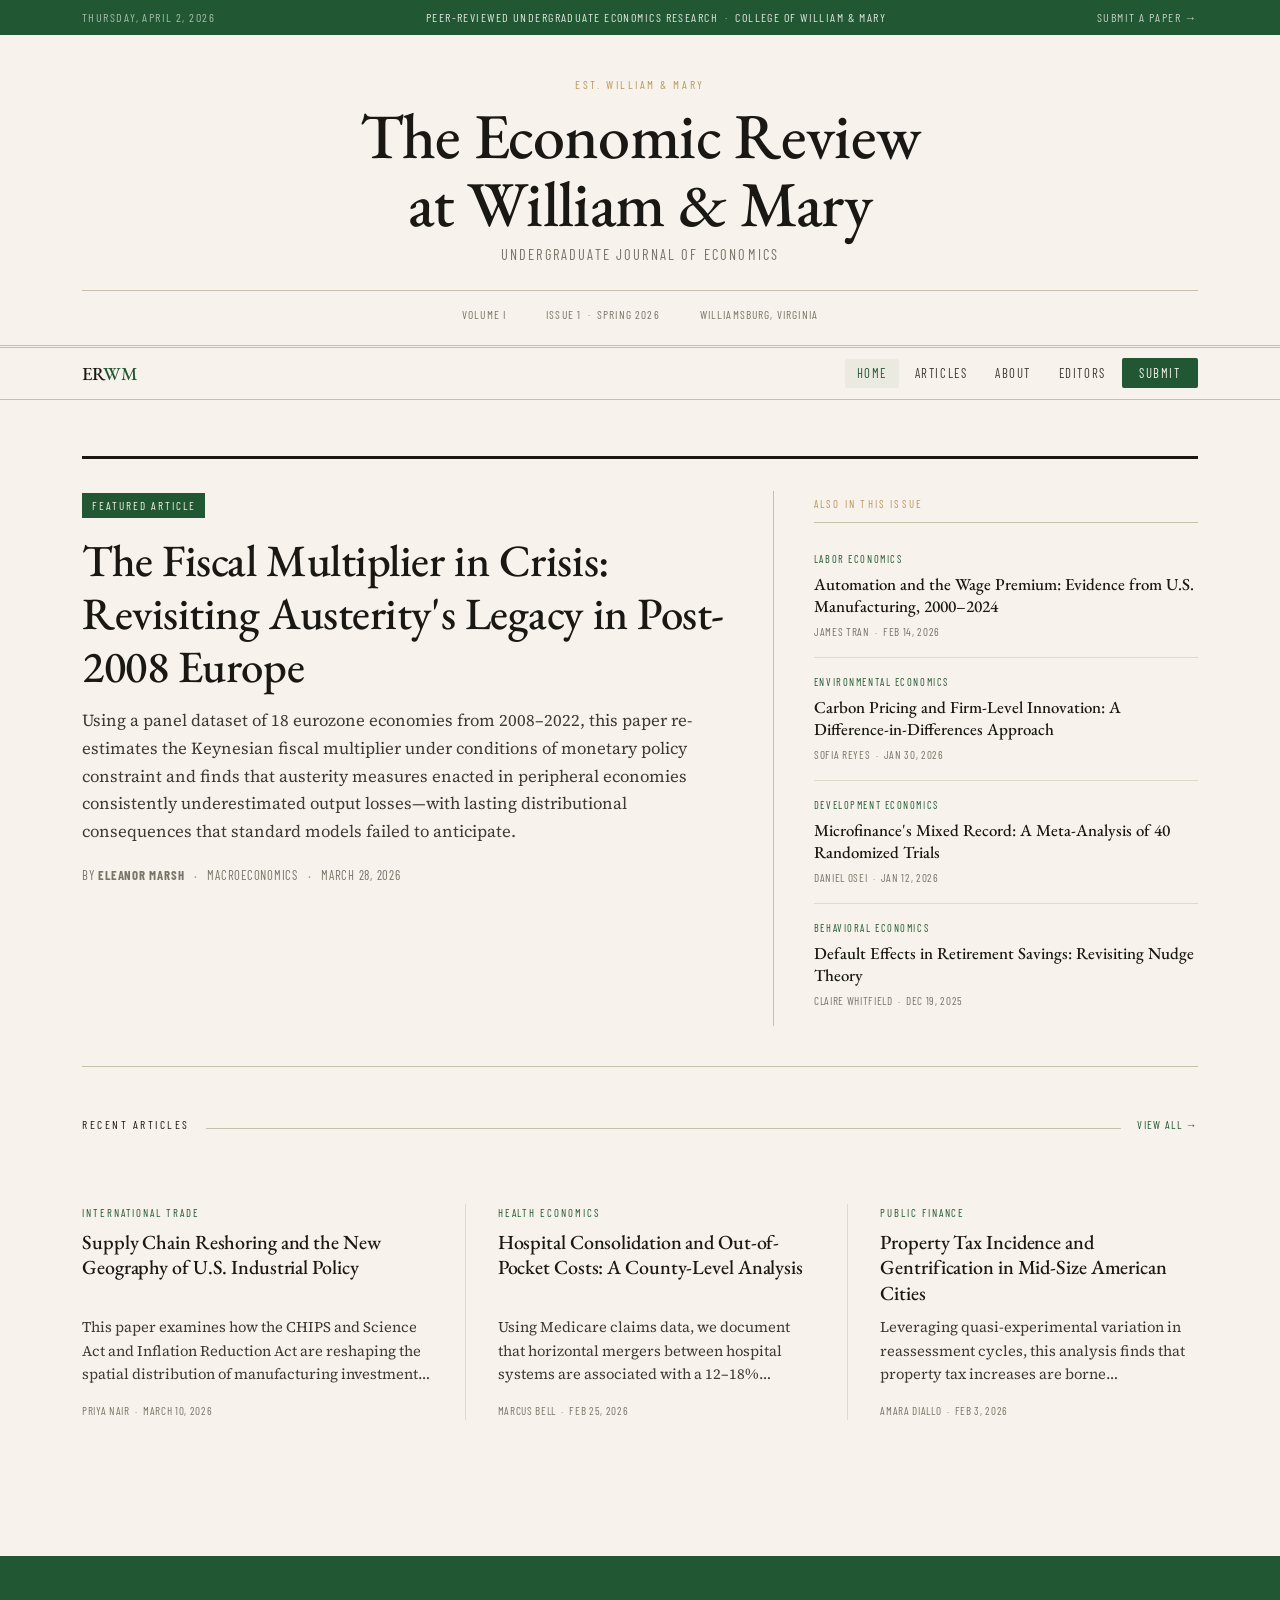
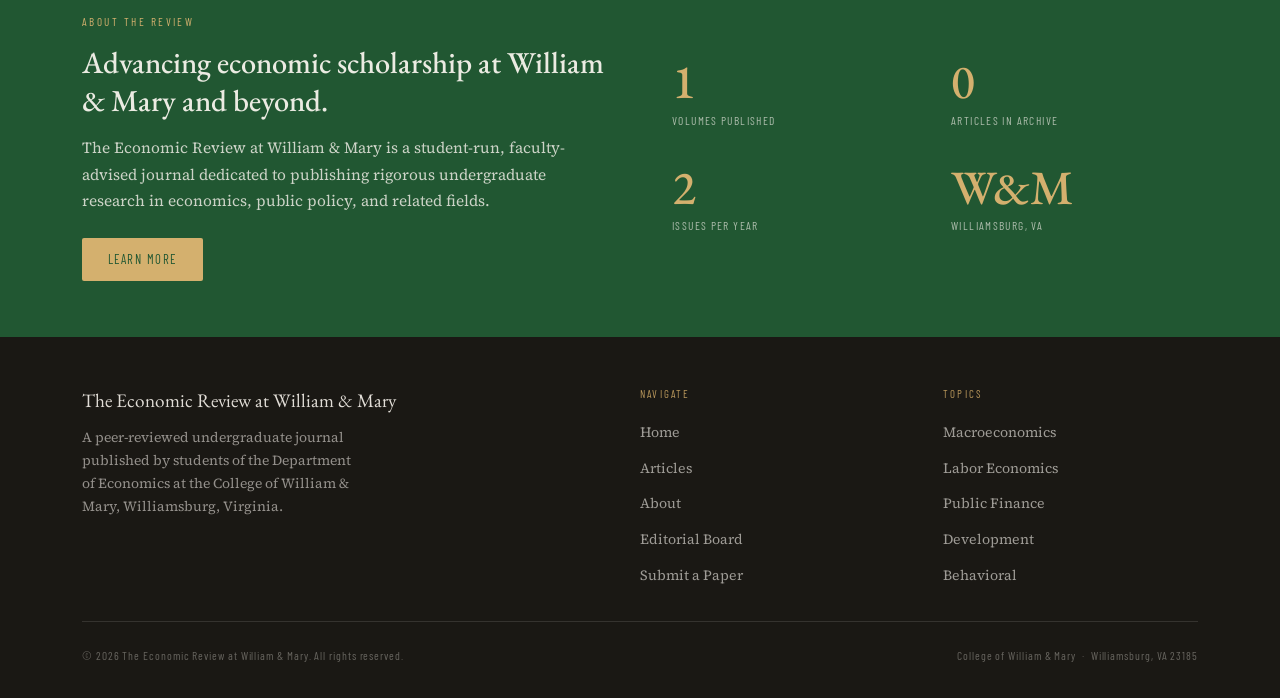
<file: index.html>
<!DOCTYPE html>
<html lang="en">
<head>
  <meta charset="UTF-8" />
  <meta name="viewport" content="width=device-width, initial-scale=1.0" />
  <title>The Economic Review at William & Mary</title>
  <meta name="description" content="Peer-reviewed undergraduate economics research and commentary from the College of William & Mary." />
  <link rel="stylesheet" href="css/styles.css" />
</head>
<body>

  <!-- Top Bar -->
  <div class="top-bar">
    <div class="container">
      <div class="top-bar__inner">
        <span class="top-bar__date">Thursday, April 2, 2026</span>
        <span>Peer-Reviewed Undergraduate Economics Research &nbsp;·&nbsp; College of William &amp; Mary</span>
        <a href="https://forms.gle/jajcyQyMftgadj4t6">Submit a Paper →</a>
      </div>
    </div>
  </div>

  <!-- Masthead -->
  <header class="masthead">
    <div class="container">
      <div class="masthead__inner">
        <p class="masthead__eyebrow">Est. William &amp; Mary</p>
        <h1 class="masthead__title">The Economic Review<br>at William &amp; Mary</h1>
        <p class="masthead__subtitle">Undergraduate Journal of Economics</p>
        <div class="masthead__meta">
          <span>Volume I</span>
          <span>Issue 1 &nbsp;·&nbsp; Spring 2026</span>
          <span>Williamsburg, Virginia</span>
        </div>
      </div>
    </div>
  </header>

  <!-- Navigation -->
  <nav class="nav" id="main-nav">
    <div class="container">
      <div class="nav__inner">
        <a class="nav__logo" href="index.html">ER<span>WM</span></a>
        <ul class="nav__links" id="nav-links">
          <li><a href="index.html" class="active">Home</a></li>
          <li><a href="articles.html">Articles</a></li>
          <li><a href="about.html">About</a></li>
          <li><a href="editors.html">Editors</a></li>
          <li><a href="https://forms.gle/jajcyQyMftgadj4t6" class="nav__cta">Submit</a></li>
        </ul>
        <button class="nav__hamburger" id="hamburger" aria-label="Toggle menu">
          <span></span><span></span><span></span>
        </button>
      </div>
    </div>
  </nav>

  <main>
    <section class="hero">
      <div class="container">
        <hr class="divider divider--thick" style="margin-bottom:2rem;">
        <div class="hero__grid">
          <article class="hero__main fade-up fade-up-1">
            <span class="hero__tag">Featured Article</span>
            <h2 class="hero__title">
              <a href="article.html">The Fiscal Multiplier in Crisis: Revisiting Austerity's Legacy in Post-2008 Europe</a>
            </h2>
            <p class="hero__excerpt">
              Using a panel dataset of 18 eurozone economies from 2008–2022, this paper re-estimates the Keynesian fiscal multiplier under conditions of monetary policy constraint and finds that austerity measures enacted in peripheral economies consistently underestimated output losses—with lasting distributional consequences that standard models failed to anticipate.
            </p>
            <div class="hero__byline">
              <span>By <strong>Eleanor Marsh</strong></span>
              <span class="hero__byline-dot">·</span>
              <span>Macroeconomics</span>
              <span class="hero__byline-dot">·</span>
              <span>March 28, 2026</span>
            </div>
          </article>
          <div class="hero__divider"></div>
          <aside class="hero__sidebar fade-up fade-up-2">
            <p class="sidebar-section__label">Also in This Issue</p>
            <article class="sidebar-article">
              <p class="sidebar-article__tag">Labor Economics</p>
              <h3 class="sidebar-article__title"><a href="article.html">Automation and the Wage Premium: Evidence from U.S. Manufacturing, 2000–2024</a></h3>
              <p class="sidebar-article__meta">James Tran &nbsp;·&nbsp; Feb 14, 2026</p>
            </article>
            <article class="sidebar-article">
              <p class="sidebar-article__tag">Environmental Economics</p>
              <h3 class="sidebar-article__title"><a href="article.html">Carbon Pricing and Firm-Level Innovation: A Difference-in-Differences Approach</a></h3>
              <p class="sidebar-article__meta">Sofia Reyes &nbsp;·&nbsp; Jan 30, 2026</p>
            </article>
            <article class="sidebar-article">
              <p class="sidebar-article__tag">Development Economics</p>
              <h3 class="sidebar-article__title"><a href="article.html">Microfinance's Mixed Record: A Meta-Analysis of 40 Randomized Trials</a></h3>
              <p class="sidebar-article__meta">Daniel Osei &nbsp;·&nbsp; Jan 12, 2026</p>
            </article>
            <article class="sidebar-article">
              <p class="sidebar-article__tag">Behavioral Economics</p>
              <h3 class="sidebar-article__title"><a href="article.html">Default Effects in Retirement Savings: Revisiting Nudge Theory</a></h3>
              <p class="sidebar-article__meta">Claire Whitfield &nbsp;·&nbsp; Dec 19, 2025</p>
            </article>
          </aside>
        </div>
        <hr class="divider" style="margin-top:2.5rem;">
      </div>
    </section>

    <section style="padding: 3rem 0;">
      <div class="container">
        <div class="section-header fade-up fade-up-1">
          <span class="section-header__title">Recent Articles</span>
          <span class="section-header__line"></span>
          <a class="section-header__link" href="articles.html">View all →</a>
        </div>
        <div class="articles-grid">
          <article class="article-card fade-up fade-up-2">
            <p class="article-card__tag">International Trade</p>
            <h3 class="article-card__title"><a href="article.html">Supply Chain Reshoring and the New Geography of U.S. Industrial Policy</a></h3>
            <p class="article-card__excerpt">This paper examines how the CHIPS and Science Act and Inflation Reduction Act are reshaping the spatial distribution of manufacturing investment, with implications for regional labor markets and productivity.</p>
            <p class="article-card__meta">Priya Nair &nbsp;·&nbsp; March 10, 2026</p>
          </article>
          <article class="article-card fade-up fade-up-3">
            <p class="article-card__tag">Health Economics</p>
            <h3 class="article-card__title"><a href="article.html">Hospital Consolidation and Out-of-Pocket Costs: A County-Level Analysis</a></h3>
            <p class="article-card__excerpt">Using Medicare claims data, we document that horizontal mergers between hospital systems are associated with a 12–18% increase in patient out-of-pocket expenditures within three years of completion.</p>
            <p class="article-card__meta">Marcus Bell &nbsp;·&nbsp; Feb 25, 2026</p>
          </article>
          <article class="article-card fade-up fade-up-4">
            <p class="article-card__tag">Public Finance</p>
            <h3 class="article-card__title"><a href="article.html">Property Tax Incidence and Gentrification in Mid-Size American Cities</a></h3>
            <p class="article-card__excerpt">Leveraging quasi-experimental variation in reassessment cycles, this analysis finds that property tax increases are borne disproportionately by long-term renters in rapidly gentrifying neighborhoods.</p>
            <p class="article-card__meta">Amara Diallo &nbsp;·&nbsp; Feb 3, 2026</p>
          </article>
        </div>
      </div>
    </section>

    <div class="about-strip">
      <div class="container">
        <div class="about-strip__inner">
          <div>
            <p class="about-strip__label">About the Review</p>
            <h2 class="about-strip__title">Advancing economic scholarship at William &amp; Mary and beyond.</h2>
            <p class="about-strip__text">The Economic Review at William &amp; Mary is a student-run, faculty-advised journal dedicated to publishing rigorous undergraduate research in economics, public policy, and related fields.</p>
            <a class="about-strip__cta" href="about.html">Learn More</a>
          </div>
          <div class="about-strip__stats">
            <div><p class="stat__number">1</p><p class="stat__label">Volumes Published</p></div>
            <div><p class="stat__number">0</p><p class="stat__label">Articles in Archive</p></div>
            <div><p class="stat__number">2</p><p class="stat__label">Issues per Year</p></div>
            <div><p class="stat__number">W&amp;M</p><p class="stat__label">Williamsburg, VA</p></div>
          </div>
        </div>
      </div>
    </div>
  </main>

  <footer class="footer">
    <div class="container">
      <div class="footer__grid">
        <div>
          <p class="footer__brand-name">The Economic Review at William &amp; Mary</p>
          <p class="footer__brand-text">A peer-reviewed undergraduate journal published by students of the Department of Economics at the College of William &amp; Mary, Williamsburg, Virginia.</p>
        </div>
        <div>
          <p class="footer__col-title">Navigate</p>
          <ul class="footer__links">
            <li><a href="index.html">Home</a></li>
            <li><a href="articles.html">Articles</a></li>
            <li><a href="about.html">About</a></li>
            <li><a href="editors.html">Editorial Board</a></li>
            <li><a href="https://forms.gle/jajcyQyMftgadj4t6">Submit a Paper</a></li>
          </ul>
        </div>
        <div>
          <p class="footer__col-title">Topics</p>
          <ul class="footer__links">
            <li><a href="articles.html">Macroeconomics</a></li>
            <li><a href="articles.html">Labor Economics</a></li>
            <li><a href="articles.html">Public Finance</a></li>
            <li><a href="articles.html">Development</a></li>
            <li><a href="articles.html">Behavioral</a></li>
          </ul>
        </div>
      </div>
      <div class="footer__bottom">
        <span>&copy; 2026 The Economic Review at William &amp; Mary. All rights reserved.</span>
        <span>College of William &amp; Mary &nbsp;·&nbsp; Williamsburg, VA 23185</span>
      </div>
    </div>
  </footer>

  <script src="js/main.js"></script>
</body>
</html>
</file>
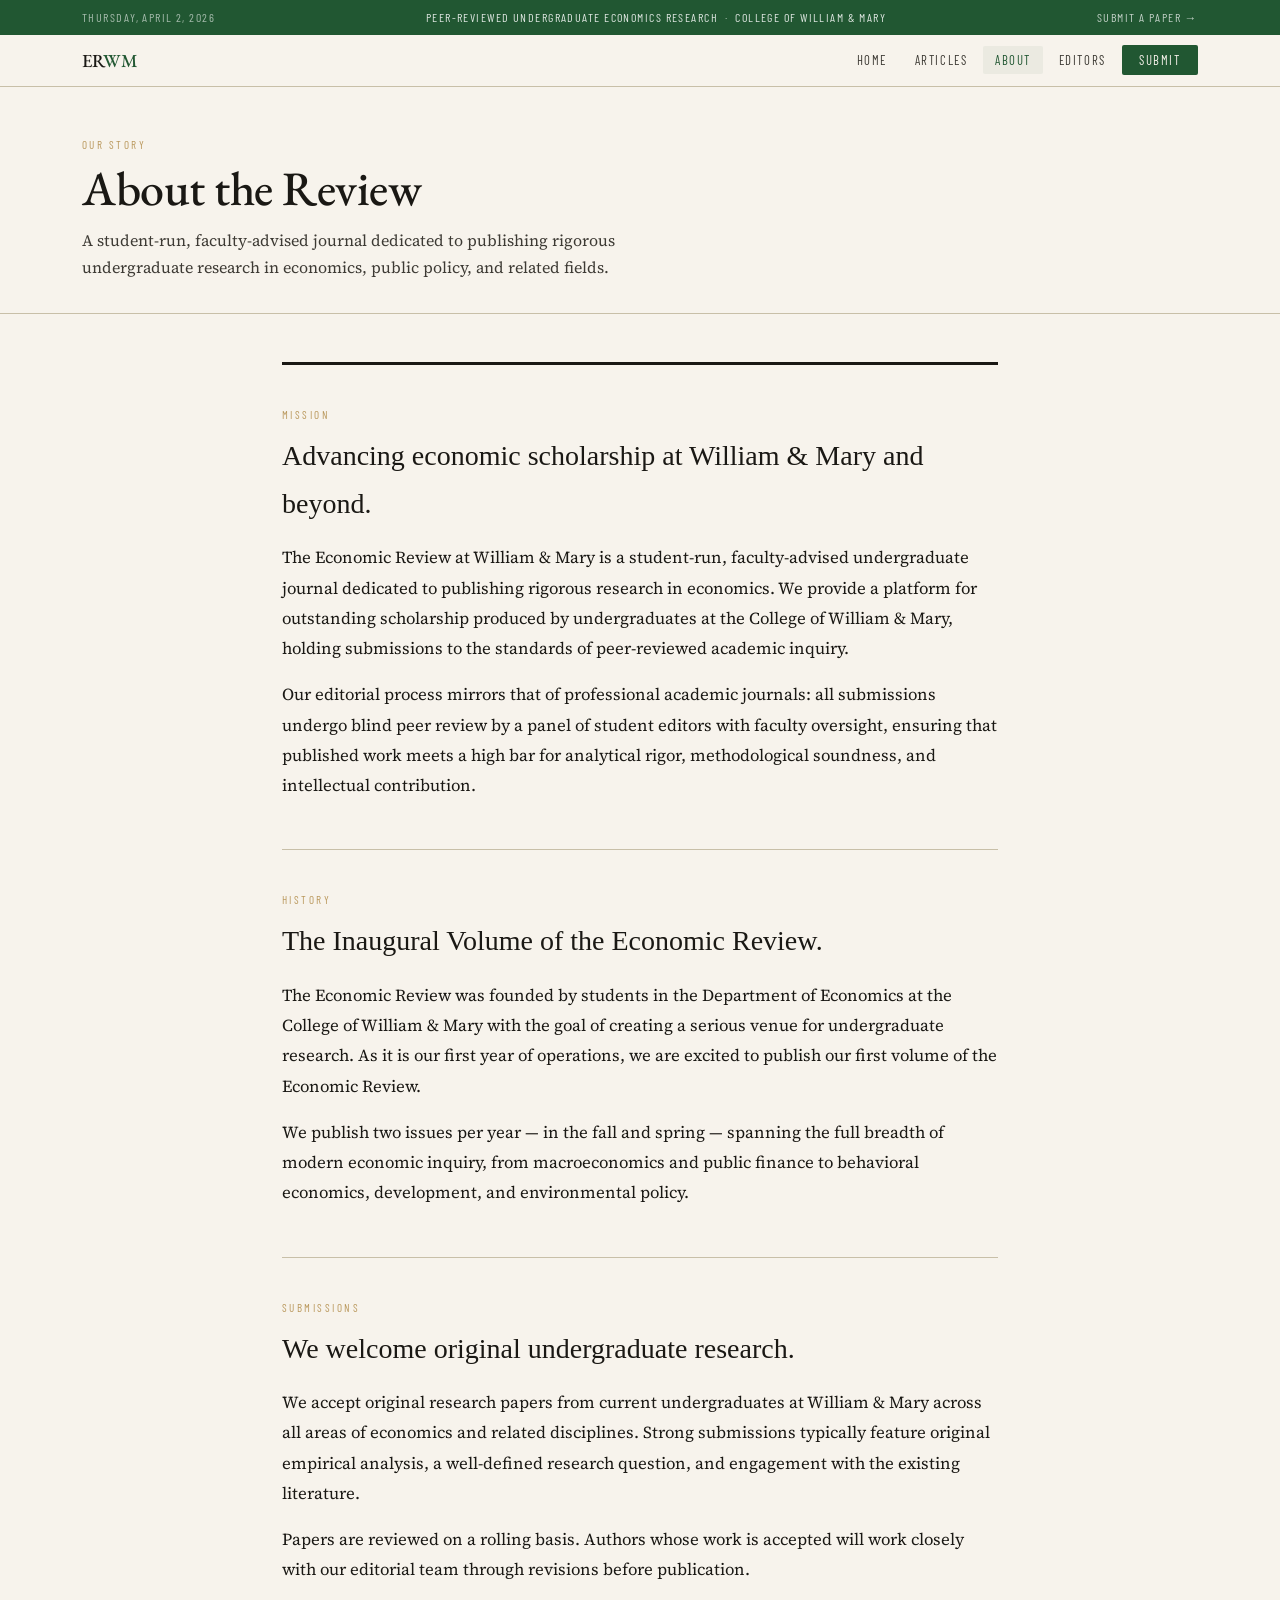
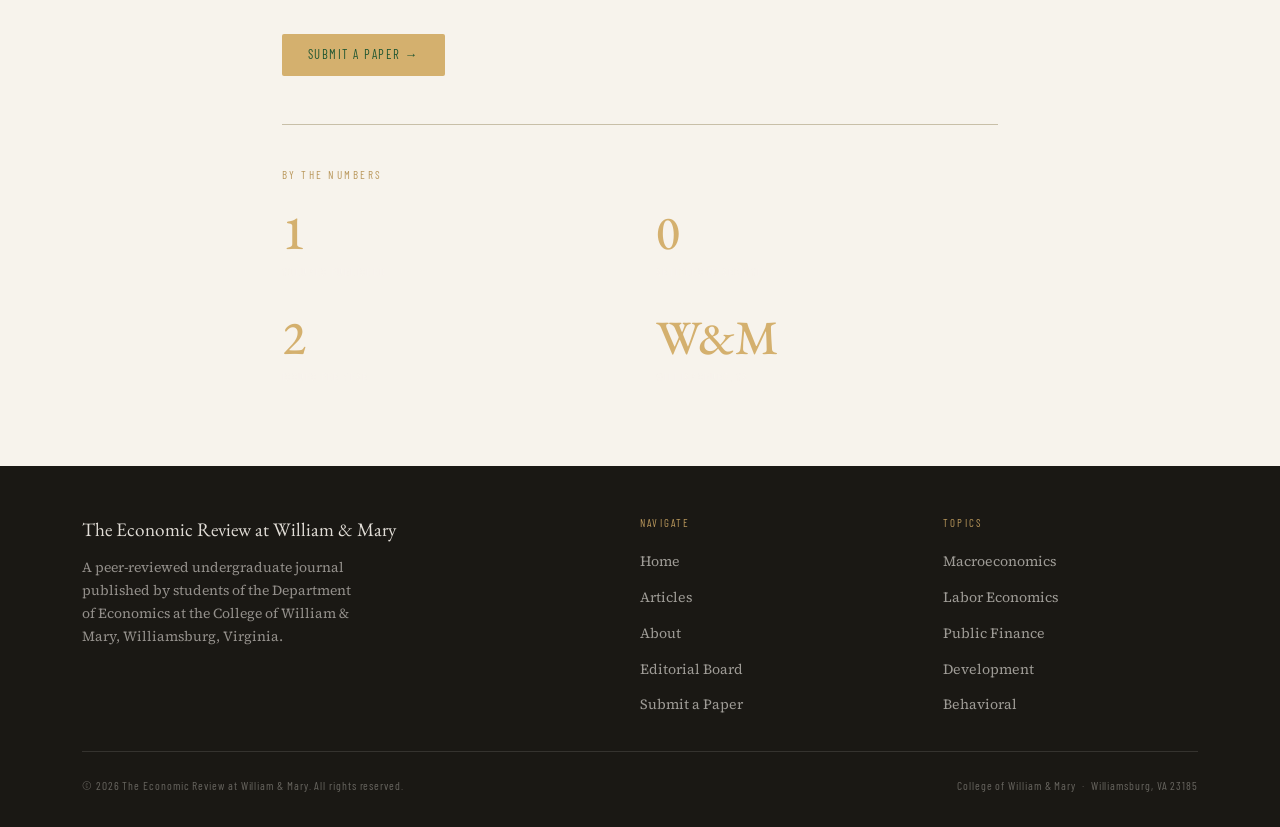
<file: about.html>
<!DOCTYPE html>
  <html lang="en">
  <head>
    <meta charset="UTF-8" />
    <meta name="viewport" content="width=device-width, initial-scale=1.0" />
    <title>About - The Economic Review at William &amp; Mary</title>
    <meta name="description" content="Learn about The Economic Review at William &amp; Mary." />
    <link rel="stylesheet" href="css/styles.css" />
  </head>
  <body>

    <div class="top-bar">
      <div class="container">
        <div class="top-bar__inner">
          <span class="top-bar__date">Thursday, April 2, 2026</span>
          <span>Peer-Reviewed Undergraduate Economics Research &nbsp;&middot;&nbsp; College of William &amp; Mary</span>
          <a href="submit.html">Submit a Paper &rarr;</a>
        </div>
      </div>
    </div>

    <nav class="nav" id="main-nav">
      <div class="container">
        <div class="nav__inner">
          <a class="nav__logo" href="index.html">ER<span>WM</span></a>
          <ul class="nav__links" id="nav-links">
            <li><a href="index.html">Home</a></li>
            <li><a href="articles.html">Articles</a></li>
            <li><a href="about.html" class="active">About</a></li>
            <li><a href="editors.html">Editors</a></li>
            <li><a href="submit.html" class="nav__cta">Submit</a></li>
          </ul>
          <button class="nav__hamburger" id="hamburger" aria-label="Toggle menu"><span></span><span></span><span></span></button>
        </div>
      </div>
    </nav>

    <main>
      <div class="page-hero">
        <div class="container">
          <p class="page-hero__label">Our Story</p>
          <h1 class="page-hero__title">About the Review</h1>
        <p class="page-hero__desc">A student-run, faculty-advised journal dedicated to publishing rigorous undergraduate research in economics, public policy, and related fields.</p>
      </div>
    </div>

    <div class="container" style="padding-top: 3rem; padding-bottom: 5rem; max-width: 780px;">

      <hr class="divider divider--thick" style="margin-bottom: 2.5rem;">

        <section style="margin-bottom: 3rem;">
          <p class="page-hero__label" style="margin-bottom: 0.5rem;">Mission</p>
          <h2 style="font-family: Georgia, serif; font-size: 1.75rem; font-weight: 400; margin-bottom: 1rem;">Advancing economic scholarship at William &amp; Mary and beyond.</h2>
          <p style="line-height: 1.8; margin-bottom: 1rem;">The Economic Review at William &amp; Mary is a student-run, faculty-advised undergraduate journal dedicated to publishing rigorous research in economics. We provide a platform for outstanding scholarship produced by undergraduates at the College of William &amp; Mary, holding submissions to the standards of peer-reviewed academic inquiry.</p>
          <p style="line-height: 1.8;">Our editorial process mirrors that of professional academic journals: all submissions undergo blind peer review by a panel of student editors with faculty oversight, ensuring that published work meets a high bar for analytical rigor, methodological soundness, and intellectual contribution.</p>
      </section>

      <hr class="divider" style="margin-bottom: 2.5rem;">

        <section style="margin-bottom: 3rem;">
          <p class="page-hero__label" style="margin-bottom: 0.5rem;">History</p>
          <h2 style="font-family: Georgia, serif; font-size: 1.75rem; font-weight: 400; margin-bottom: 1rem;">The Inaugural Volume of the Economic Review.</h2>
          <p style="line-height: 1.8; margin-bottom: 1rem;">The Economic Review was founded by students in the Department of Economics at the College of William &amp; Mary with the goal of creating a serious venue for undergraduate research. As it is our first year of operations, we are excited to publish our first volume of the Economic Review.</p>
          <p style="line-height: 1.8;">We publish two issues per year &mdash; in the fall and spring &mdash; spanning the full breadth of modern economic inquiry, from macroeconomics and public finance to behavioral economics, development, and environmental policy.</p>
      </section>

      <hr class="divider" style="margin-bottom: 2.5rem;">

      <section style="margin-bottom: 3rem;">
          <p class="page-hero__label" style="margin-bottom: 0.5rem;">Submissions</p>
          <h2 style="font-family: Georgia, serif; font-size: 1.75rem; font-weight: 400; margin-bottom: 1rem;">We welcome original undergraduate research.</h2>
          <p style="line-height: 1.8; margin-bottom: 1rem;">We accept original research papers from current undergraduates at William &amp; Mary across all areas of economics and related disciplines. Strong submissions typically feature original empirical analysis, a well-defined research question, and engagement with the existing literature.</p>
          <p style="line-height: 1.8; margin-bottom: 1.5rem;">Papers are reviewed on a rolling basis. Authors whose work is accepted will work closely with our editorial team through revisions before publication.</p>
        <a class="about-strip__cta" href="submit.html">Submit a Paper &rarr;</a>
        </section>

        <hr class="divider" style="margin-bottom: 2.5rem;">

        <section>
          <p class="page-hero__label" style="margin-bottom: 0.5rem;">By the Numbers</p>
        <div class="about-strip__stats" style="margin-top: 1.5rem;">
          <div><p class="stat__number">1</p><p class="stat__label">Volumes Published</p></div>
            <div><p class="stat__number">0</p><p class="stat__label">Articles in Archive</p></div>
          <div><p class="stat__number">2</p><p class="stat__label">Issues per Year</p></div>
          <div><p class="stat__number">W&amp;M</p><p class="stat__label">Williamsburg, VA</p></div>
          </div>
        </section>

      </div>
    </main>

    <footer class="footer">
      <div class="container">
        <div class="footer__grid">
          <div>
            <p class="footer__brand-name">The Economic Review at William &amp; Mary</p>
            <p class="footer__brand-text">A peer-reviewed undergraduate journal published by students of the Department of Economics at the College of William &amp; Mary, Williamsburg, Virginia.</p>
          </div>
          <div>
            <p class="footer__col-title">Navigate</p>
            <ul class="footer__links">
              <li><a href="index.html">Home</a></li>
              <li><a href="articles.html">Articles</a></li>
              <li><a href="about.html">About</a></li>
              <li><a href="editors.html">Editorial Board</a></li>
              <li><a href="submit.html">Submit a Paper</a></li>
          </ul>
        </div>
        <div>
          <p class="footer__col-title">Topics</p>
          <ul class="footer__links">
            <li><a href="articles.html">Macroeconomics</a></li>
            <li><a href="articles.html">Labor Economics</a></li>
              <li><a href="articles.html">Public Finance</a></li>
              <li><a href="articles.html">Development</a></li>
              <li><a href="articles.html">Behavioral</a></li>
            </ul>
          </div>
        </div>
        <div class="footer__bottom">
          <span>&copy; 2026 The Economic Review at William &amp; Mary. All rights reserved.</span>
        <span>College of William &amp; Mary &nbsp;&middot;&nbsp; Williamsburg, VA 23185</span>
        </div>
      </div>
    </footer>

    <script src="js/main.js"></script>
  </body>
  </html>
</file>
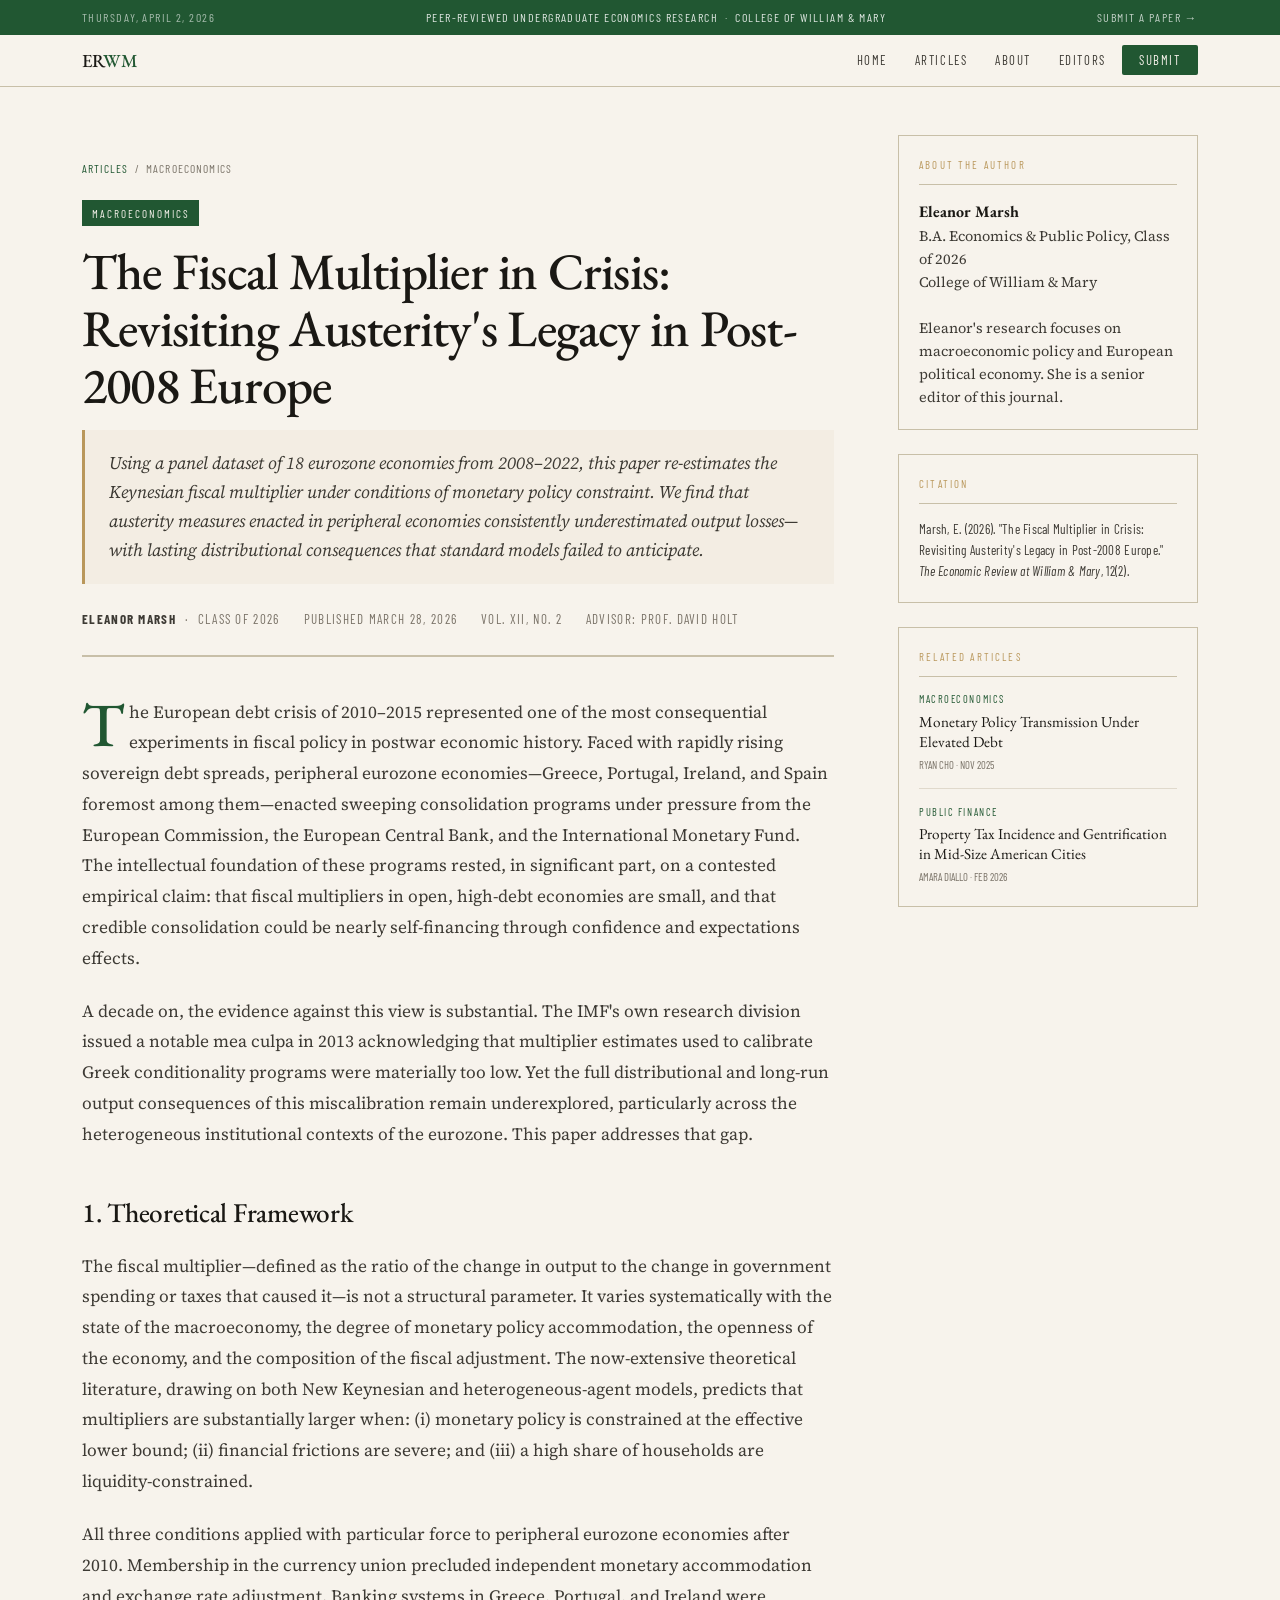
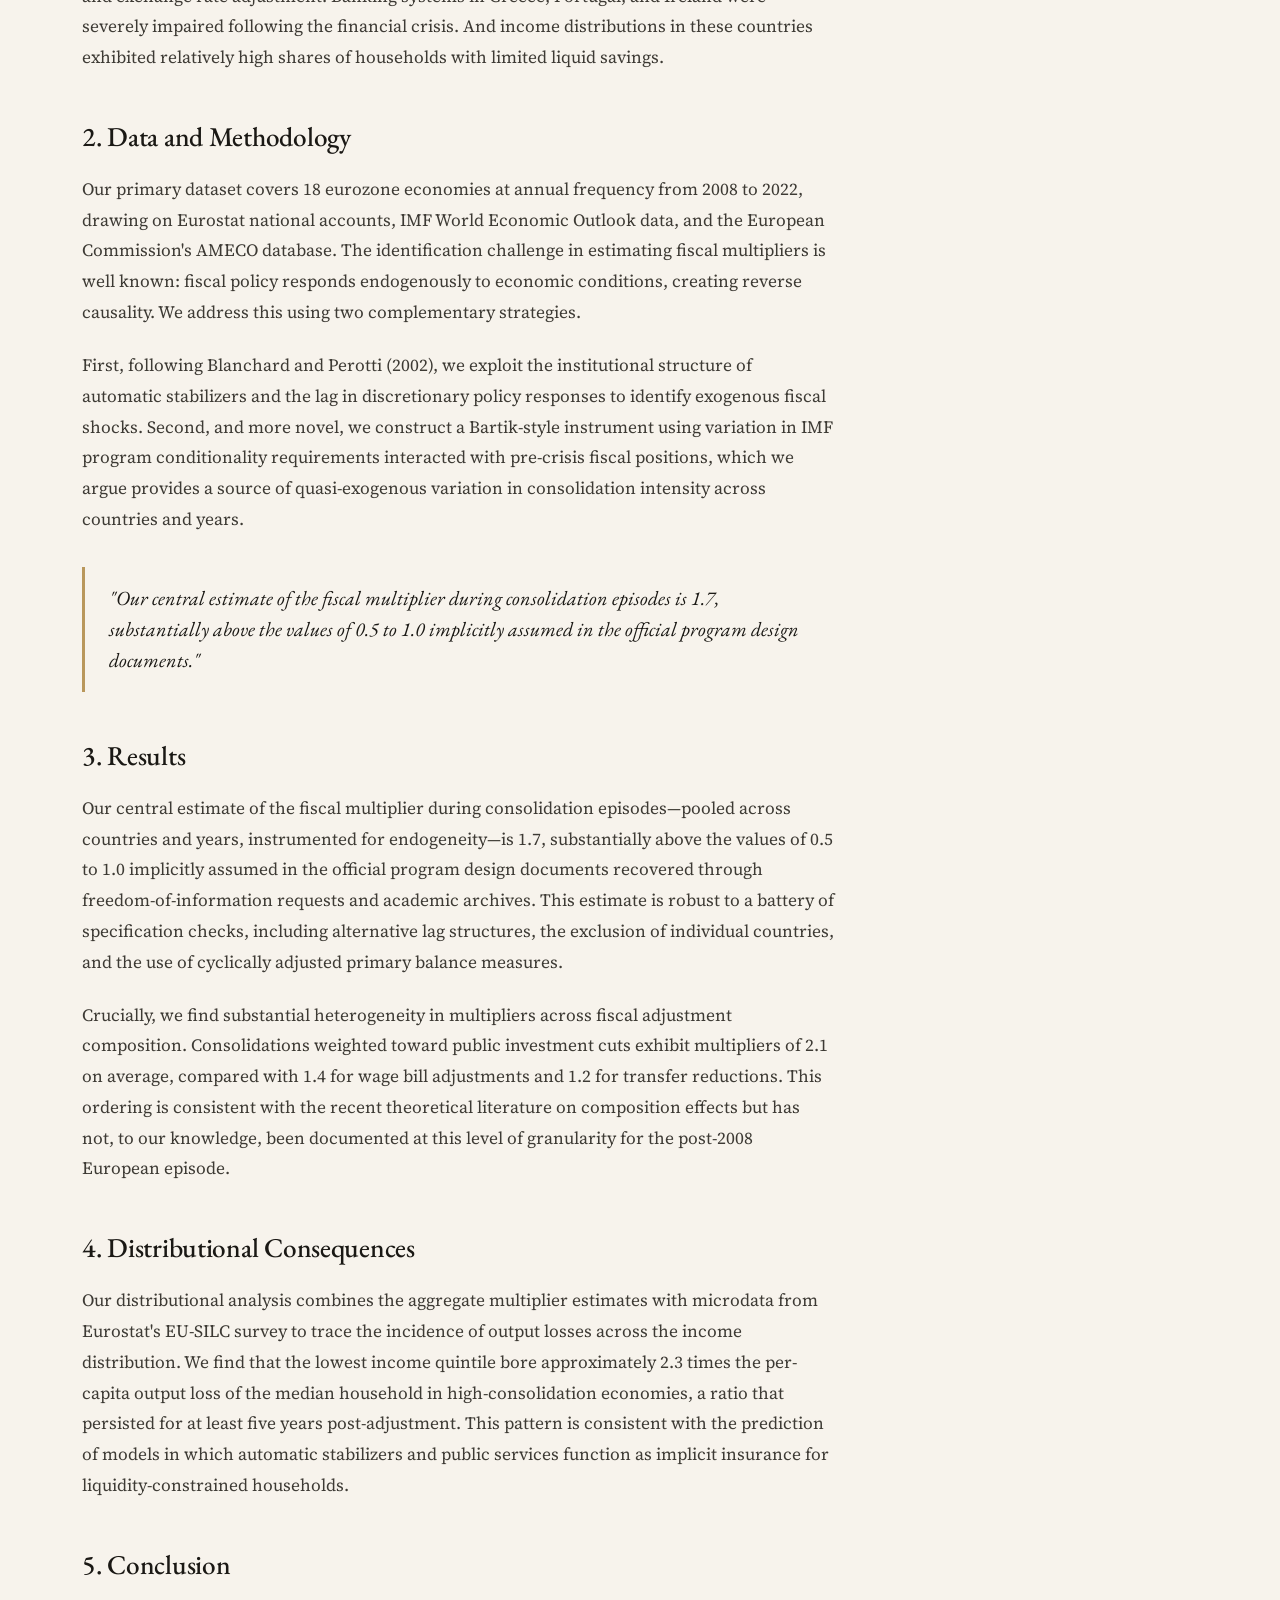
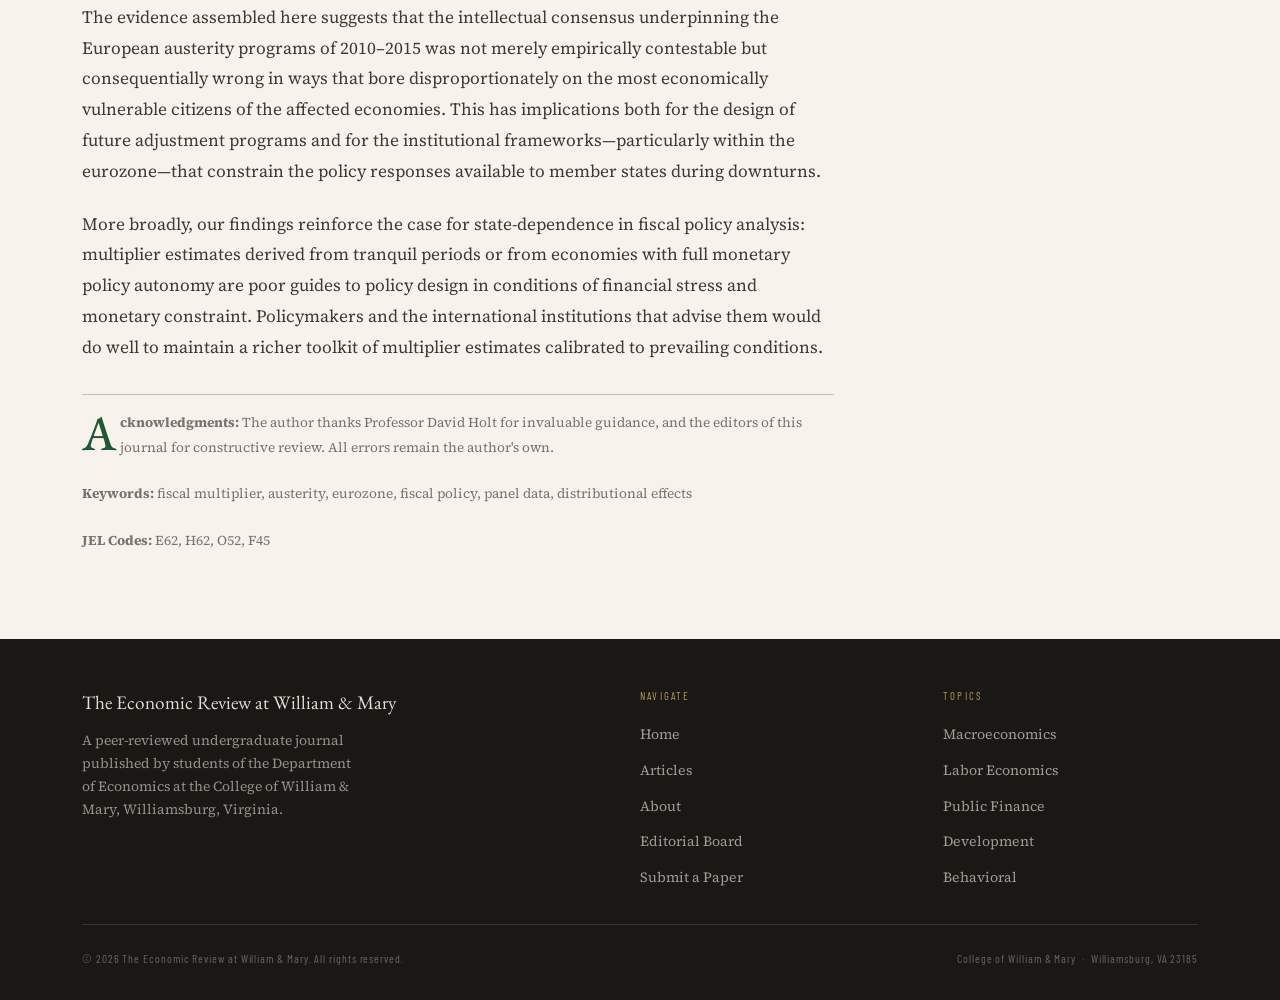
<file: article.html>
<!DOCTYPE html>
<html lang="en">
<head>
  <meta charset="UTF-8" />
  <meta name="viewport" content="width=device-width, initial-scale=1.0" />
  <title>The Fiscal Multiplier in Crisis — The Economic Review at William &amp; Mary</title>
  <meta name="description" content="This paper re-estimates the Keynesian fiscal multiplier under conditions of monetary policy constraint across 18 eurozone economies." />
  <link rel="stylesheet" href="css/styles.css" />
</head>
<body>

  <!-- Top Bar -->
  <div class="top-bar">
    <div class="container">
      <div class="top-bar__inner">
        <span class="top-bar__date">Thursday, April 2, 2026</span>
        <span>Peer-Reviewed Undergraduate Economics Research &nbsp;·&nbsp; College of William &amp; Mary</span>
        <a href="submit.html">Submit a Paper →</a>
      </div>
    </div>
  </div>

  <!-- Navigation -->
  <nav class="nav" id="main-nav">
    <div class="container">
      <div class="nav__inner">
        <a class="nav__logo" href="index.html">ER<span>WM</span></a>
        <ul class="nav__links" id="nav-links">
          <li><a href="index.html">Home</a></li>
          <li><a href="articles.html" class="active">Articles</a></li>
          <li><a href="about.html">About</a></li>
          <li><a href="editors.html">Editors</a></li>
          <li><a href="submit.html" class="nav__cta">Submit</a></li>
        </ul>
        <button class="nav__hamburger" id="hamburger" aria-label="Toggle menu">
          <span></span><span></span><span></span>
        </button>
      </div>
    </div>
  </nav>

  <main>
    <div class="container">
      <div class="article-page">

        <!-- Article Body -->
        <div class="article-page__body">

          <!-- Breadcrumb -->
          <p style="font-family: var(--condensed); font-size: 0.72rem; letter-spacing: 0.1em; text-transform: uppercase; color: var(--ink-muted); margin: 1.5rem 0 1.25rem;">
            <a href="articles.html" style="color: var(--green);">Articles</a>
            &nbsp;/&nbsp; Macroeconomics
          </p>

          <header class="article-header fade-up fade-up-1">
            <span class="article-header__tag">Macroeconomics</span>
            <h1 class="article-header__title">The Fiscal Multiplier in Crisis: Revisiting Austerity's Legacy in Post-2008 Europe</h1>
            <blockquote class="article-header__abstract">
              Using a panel dataset of 18 eurozone economies from 2008–2022, this paper re-estimates the Keynesian fiscal multiplier under conditions of monetary policy constraint. We find that austerity measures enacted in peripheral economies consistently underestimated output losses—with lasting distributional consequences that standard models failed to anticipate.
            </blockquote>
            <div class="article-header__byline">
              <span><strong>Eleanor Marsh</strong> &nbsp;·&nbsp; Class of 2026</span>
              <span>Published March 28, 2026</span>
              <span>Vol. XII, No. 2</span>
              <span>Advisor: Prof. David Holt</span>
            </div>
          </header>

          <!-- Article Content -->
          <div class="article-content fade-up fade-up-2">

            <p>
              The European debt crisis of 2010–2015 represented one of the most consequential experiments in fiscal policy in postwar economic history. Faced with rapidly rising sovereign debt spreads, peripheral eurozone economies—Greece, Portugal, Ireland, and Spain foremost among them—enacted sweeping consolidation programs under pressure from the European Commission, the European Central Bank, and the International Monetary Fund. The intellectual foundation of these programs rested, in significant part, on a contested empirical claim: that fiscal multipliers in open, high-debt economies are small, and that credible consolidation could be nearly self-financing through confidence and expectations effects.
            </p>

            <p>
              A decade on, the evidence against this view is substantial. The IMF's own research division issued a notable mea culpa in 2013 acknowledging that multiplier estimates used to calibrate Greek conditionality programs were materially too low. Yet the full distributional and long-run output consequences of this miscalibration remain underexplored, particularly across the heterogeneous institutional contexts of the eurozone. This paper addresses that gap.
            </p>

            <h2>1. Theoretical Framework</h2>

            <p>
              The fiscal multiplier—defined as the ratio of the change in output to the change in government spending or taxes that caused it—is not a structural parameter. It varies systematically with the state of the macroeconomy, the degree of monetary policy accommodation, the openness of the economy, and the composition of the fiscal adjustment. The now-extensive theoretical literature, drawing on both New Keynesian and heterogeneous-agent models, predicts that multipliers are substantially larger when: (i) monetary policy is constrained at the effective lower bound; (ii) financial frictions are severe; and (iii) a high share of households are liquidity-constrained.
            </p>

            <p>
              All three conditions applied with particular force to peripheral eurozone economies after 2010. Membership in the currency union precluded independent monetary accommodation and exchange rate adjustment. Banking systems in Greece, Portugal, and Ireland were severely impaired following the financial crisis. And income distributions in these countries exhibited relatively high shares of households with limited liquid savings.
            </p>

            <h2>2. Data and Methodology</h2>

            <p>
              Our primary dataset covers 18 eurozone economies at annual frequency from 2008 to 2022, drawing on Eurostat national accounts, IMF World Economic Outlook data, and the European Commission's AMECO database. The identification challenge in estimating fiscal multipliers is well known: fiscal policy responds endogenously to economic conditions, creating reverse causality. We address this using two complementary strategies.
            </p>

            <p>
              First, following Blanchard and Perotti (2002), we exploit the institutional structure of automatic stabilizers and the lag in discretionary policy responses to identify exogenous fiscal shocks. Second, and more novel, we construct a Bartik-style instrument using variation in IMF program conditionality requirements interacted with pre-crisis fiscal positions, which we argue provides a source of quasi-exogenous variation in consolidation intensity across countries and years.
            </p>

            <blockquote>
              "Our central estimate of the fiscal multiplier during consolidation episodes is 1.7, substantially above the values of 0.5 to 1.0 implicitly assumed in the official program design documents."
            </blockquote>

            <h2>3. Results</h2>

            <p>
              Our central estimate of the fiscal multiplier during consolidation episodes—pooled across countries and years, instrumented for endogeneity—is 1.7, substantially above the values of 0.5 to 1.0 implicitly assumed in the official program design documents recovered through freedom-of-information requests and academic archives. This estimate is robust to a battery of specification checks, including alternative lag structures, the exclusion of individual countries, and the use of cyclically adjusted primary balance measures.
            </p>

            <p>
              Crucially, we find substantial heterogeneity in multipliers across fiscal adjustment composition. Consolidations weighted toward public investment cuts exhibit multipliers of 2.1 on average, compared with 1.4 for wage bill adjustments and 1.2 for transfer reductions. This ordering is consistent with the recent theoretical literature on composition effects but has not, to our knowledge, been documented at this level of granularity for the post-2008 European episode.
            </p>

            <h2>4. Distributional Consequences</h2>

            <p>
              Our distributional analysis combines the aggregate multiplier estimates with microdata from Eurostat's EU-SILC survey to trace the incidence of output losses across the income distribution. We find that the lowest income quintile bore approximately 2.3 times the per-capita output loss of the median household in high-consolidation economies, a ratio that persisted for at least five years post-adjustment. This pattern is consistent with the prediction of models in which automatic stabilizers and public services function as implicit insurance for liquidity-constrained households.
            </p>

            <h2>5. Conclusion</h2>

            <p>
              The evidence assembled here suggests that the intellectual consensus underpinning the European austerity programs of 2010–2015 was not merely empirically contestable but consequentially wrong in ways that bore disproportionately on the most economically vulnerable citizens of the affected economies. This has implications both for the design of future adjustment programs and for the institutional frameworks—particularly within the eurozone—that constrain the policy responses available to member states during downturns.
            </p>

            <p>
              More broadly, our findings reinforce the case for state-dependence in fiscal policy analysis: multiplier estimates derived from tranquil periods or from economies with full monetary policy autonomy are poor guides to policy design in conditions of financial stress and monetary constraint. Policymakers and the international institutions that advise them would do well to maintain a richer toolkit of multiplier estimates calibrated to prevailing conditions.
            </p>

            <div class="footnote">
              <p><strong>Acknowledgments:</strong> The author thanks Professor David Holt for invaluable guidance, and the editors of this journal for constructive review. All errors remain the author's own.</p>
              <p style="margin-top:0.75rem;"><strong>Keywords:</strong> fiscal multiplier, austerity, eurozone, fiscal policy, panel data, distributional effects</p>
              <p style="margin-top:0.75rem;"><strong>JEL Codes:</strong> E62, H62, O52, F45</p>
            </div>

          </div>
        </div>

        <!-- Sidebar -->
        <aside class="article-sidebar fade-up fade-up-3">

          <div class="sidebar-box">
            <p class="sidebar-box__title">About the Author</p>
            <p style="font-size:0.9rem; color: var(--ink-soft); line-height: 1.6;">
              <strong style="color:var(--ink); font-family: var(--serif); font-size:1rem;">Eleanor Marsh</strong><br>
              B.A. Economics &amp; Public Policy, Class of 2026<br>College of William &amp; Mary<br><br>
              Eleanor's research focuses on macroeconomic policy and European political economy. She is a senior editor of this journal.
            </p>
          </div>

          <div class="sidebar-box">
            <p class="sidebar-box__title">Citation</p>
            <p style="font-size:0.82rem; color: var(--ink-soft); line-height: 1.6; font-family: var(--condensed); letter-spacing: 0.02em;">
              Marsh, E. (2026). "The Fiscal Multiplier in Crisis: Revisiting Austerity's Legacy in Post-2008 Europe." <em>The Economic Review at William &amp; Mary</em>, 12(2).
            </p>
          </div>

          <div class="sidebar-box">
            <p class="sidebar-box__title">Related Articles</p>
            <div style="display: flex; flex-direction: column; gap: 0.9rem;">
              <div>
                <p style="font-family:var(--condensed); font-size:0.65rem; letter-spacing:0.15em; text-transform:uppercase; color:var(--green); margin-bottom:0.25rem;">Macroeconomics</p>
                <a href="article.html" style="font-family:var(--serif); font-size:0.95rem; color:var(--ink); line-height:1.3; display:block;">Monetary Policy Transmission Under Elevated Debt</a>
                <p style="font-family:var(--condensed); font-size:0.67rem; color:var(--ink-muted); text-transform:uppercase; margin-top:0.2rem;">Ryan Cho · Nov 2025</p>
              </div>
              <div style="border-top: 1px solid var(--rule-light); padding-top: 0.9rem;">
                <p style="font-family:var(--condensed); font-size:0.65rem; letter-spacing:0.15em; text-transform:uppercase; color:var(--green); margin-bottom:0.25rem;">Public Finance</p>
                <a href="article.html" style="font-family:var(--serif); font-size:0.95rem; color:var(--ink); line-height:1.3; display:block;">Property Tax Incidence and Gentrification in Mid-Size American Cities</a>
                <p style="font-family:var(--condensed); font-size:0.67rem; color:var(--ink-muted); text-transform:uppercase; margin-top:0.2rem;">Amara Diallo · Feb 2026</p>
              </div>
            </div>
          </div>

        </aside>
      </div>
    </div>
  </main>

  <!-- Footer -->
  <footer class="footer">
    <div class="container">
      <div class="footer__grid">
        <div>
          <p class="footer__brand-name">The Economic Review at William &amp; Mary</p>
          <p class="footer__brand-text">
            A peer-reviewed undergraduate journal published by students of the Department of Economics at the College of William &amp; Mary, Williamsburg, Virginia.
          </p>
        </div>
        <div>
          <p class="footer__col-title">Navigate</p>
          <ul class="footer__links">
            <li><a href="index.html">Home</a></li>
            <li><a href="articles.html">Articles</a></li>
            <li><a href="about.html">About</a></li>
            <li><a href="editors.html">Editorial Board</a></li>
            <li><a href="submit.html">Submit a Paper</a></li>
          </ul>
        </div>
        <div>
          <p class="footer__col-title">Topics</p>
          <ul class="footer__links">
            <li><a href="articles.html">Macroeconomics</a></li>
            <li><a href="articles.html">Labor Economics</a></li>
            <li><a href="articles.html">Public Finance</a></li>
            <li><a href="articles.html">Development</a></li>
            <li><a href="articles.html">Behavioral</a></li>
          </ul>
        </div>
      </div>
      <div class="footer__bottom">
        <span>&copy; 2026 The Economic Review at William &amp; Mary. All rights reserved.</span>
        <span>College of William &amp; Mary &nbsp;·&nbsp; Williamsburg, VA 23185</span>
      </div>
    </div>
  </footer>

  <script src="js/main.js"></script>
</body>
</html>
</file>
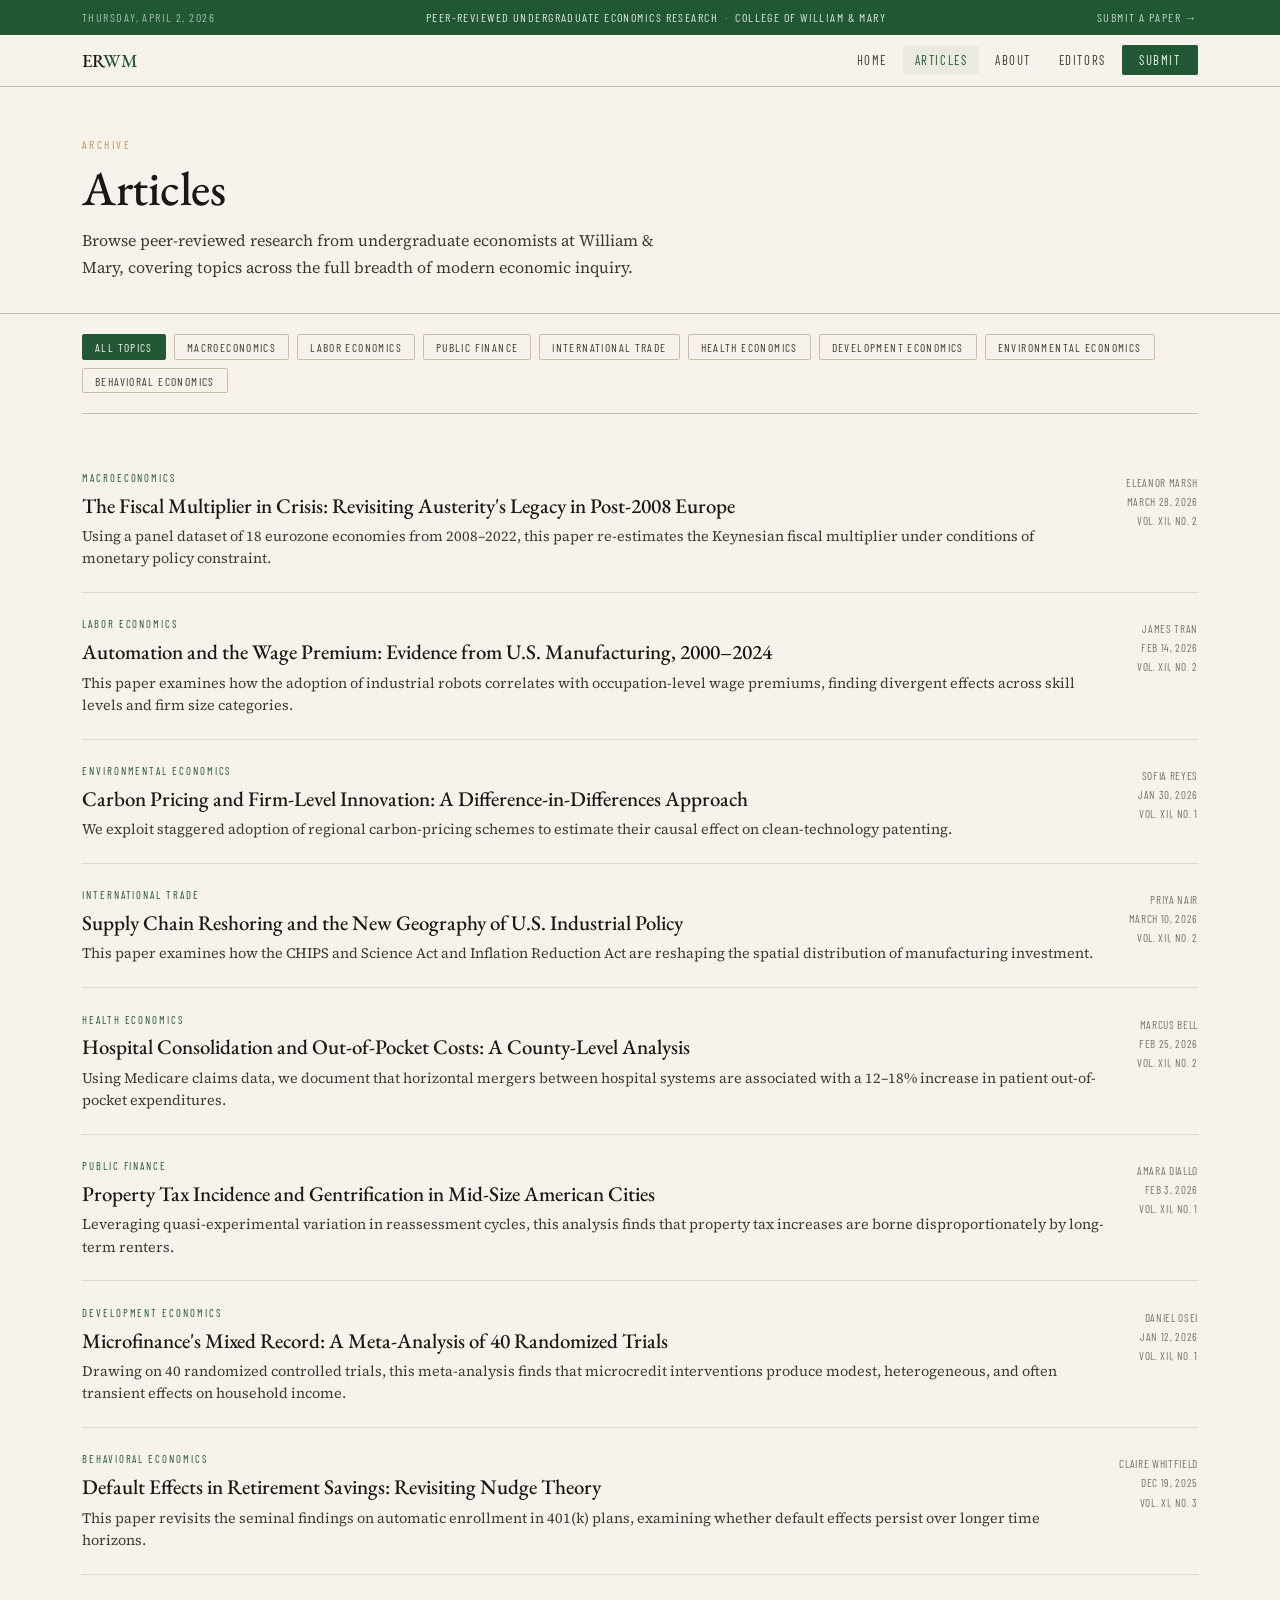
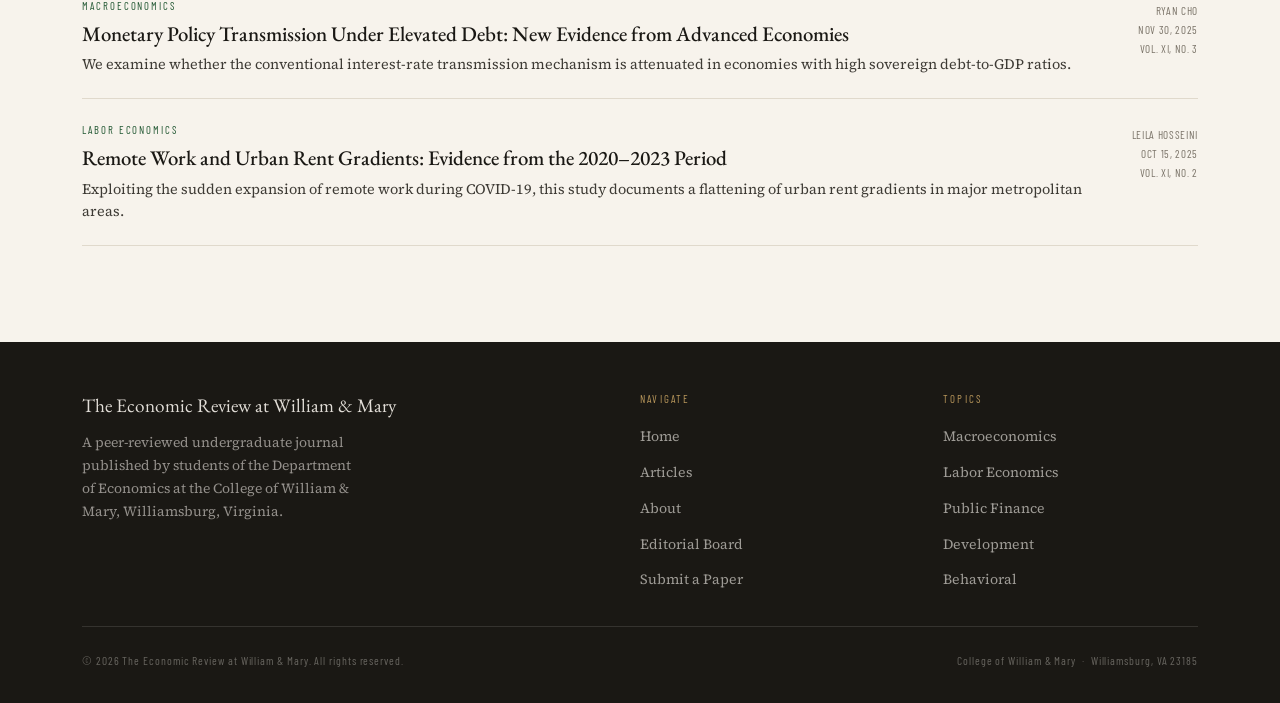
<file: articles.html>
<!DOCTYPE html>
<html lang="en">
<head>
  <meta charset="UTF-8" />
  <meta name="viewport" content="width=device-width, initial-scale=1.0" />
  <title>Articles — The Economic Review at William &amp; Mary</title>
  <meta name="description" content="Browse all peer-reviewed articles published in The Economic Review at William & Mary." />
  <link rel="stylesheet" href="css/styles.css" />
</head>
<body>

  <div class="top-bar">
    <div class="container">
      <div class="top-bar__inner">
        <span class="top-bar__date">Thursday, April 2, 2026</span>
        <span>Peer-Reviewed Undergraduate Economics Research &nbsp;·&nbsp; College of William &amp; Mary</span>
        <a href="submit.html">Submit a Paper →</a>
      </div>
    </div>
  </div>

  <nav class="nav" id="main-nav">
    <div class="container">
      <div class="nav__inner">
        <a class="nav__logo" href="index.html">ER<span>WM</span></a>
        <ul class="nav__links" id="nav-links">
          <li><a href="index.html">Home</a></li>
          <li><a href="articles.html" class="active">Articles</a></li>
          <li><a href="about.html">About</a></li>
          <li><a href="editors.html">Editors</a></li>
          <li><a href="submit.html" class="nav__cta">Submit</a></li>
        </ul>
        <button class="nav__hamburger" id="hamburger" aria-label="Toggle menu"><span></span><span></span><span></span></button>
      </div>
    </div>
  </nav>

  <main>
    <div class="page-hero">
      <div class="container">
        <p class="page-hero__label">Archive</p>
        <h1 class="page-hero__title">Articles</h1>
        <p class="page-hero__desc">Browse peer-reviewed research from undergraduate economists at William &amp; Mary, covering topics across the full breadth of modern economic inquiry.</p>
      </div>
    </div>
    <div class="container" style="padding-top: 0; padding-bottom: 4rem;">
      <div class="filter-bar" id="filter-bar">
        <button class="filter-btn active" data-topic="all">All Topics</button>
        <button class="filter-btn" data-topic="Macroeconomics">Macroeconomics</button>
        <button class="filter-btn" data-topic="Labor Economics">Labor Economics</button>
        <button class="filter-btn" data-topic="Public Finance">Public Finance</button>
        <button class="filter-btn" data-topic="International Trade">International Trade</button>
        <button class="filter-btn" data-topic="Health Economics">Health Economics</button>
        <button class="filter-btn" data-topic="Development Economics">Development Economics</button>
        <button class="filter-btn" data-topic="Environmental Economics">Environmental Economics</button>
        <button class="filter-btn" data-topic="Behavioral Economics">Behavioral Economics</button>
      </div>
      <div class="articles-list" id="articles-list">
        <article class="article-row" data-topic="Macroeconomics"><div><p class="article-row__tag">Macroeconomics</p><h2 class="article-row__title"><a href="article.html">The Fiscal Multiplier in Crisis: Revisiting Austerity's Legacy in Post-2008 Europe</a></h2><p class="article-row__excerpt">Using a panel dataset of 18 eurozone economies from 2008–2022, this paper re-estimates the Keynesian fiscal multiplier under conditions of monetary policy constraint.</p></div><div class="article-row__meta">Eleanor Marsh<br>March 28, 2026<br>Vol. XII, No. 2</div></article>
        <article class="article-row" data-topic="Labor Economics"><div><p class="article-row__tag">Labor Economics</p><h2 class="article-row__title"><a href="article.html">Automation and the Wage Premium: Evidence from U.S. Manufacturing, 2000–2024</a></h2><p class="article-row__excerpt">This paper examines how the adoption of industrial robots correlates with occupation-level wage premiums, finding divergent effects across skill levels and firm size categories.</p></div><div class="article-row__meta">James Tran<br>Feb 14, 2026<br>Vol. XII, No. 2</div></article>
        <article class="article-row" data-topic="Environmental Economics"><div><p class="article-row__tag">Environmental Economics</p><h2 class="article-row__title"><a href="article.html">Carbon Pricing and Firm-Level Innovation: A Difference-in-Differences Approach</a></h2><p class="article-row__excerpt">We exploit staggered adoption of regional carbon-pricing schemes to estimate their causal effect on clean-technology patenting.</p></div><div class="article-row__meta">Sofia Reyes<br>Jan 30, 2026<br>Vol. XII, No. 1</div></article>
        <article class="article-row" data-topic="International Trade"><div><p class="article-row__tag">International Trade</p><h2 class="article-row__title"><a href="article.html">Supply Chain Reshoring and the New Geography of U.S. Industrial Policy</a></h2><p class="article-row__excerpt">This paper examines how the CHIPS and Science Act and Inflation Reduction Act are reshaping the spatial distribution of manufacturing investment.</p></div><div class="article-row__meta">Priya Nair<br>March 10, 2026<br>Vol. XII, No. 2</div></article>
        <article class="article-row" data-topic="Health Economics"><div><p class="article-row__tag">Health Economics</p><h2 class="article-row__title"><a href="article.html">Hospital Consolidation and Out-of-Pocket Costs: A County-Level Analysis</a></h2><p class="article-row__excerpt">Using Medicare claims data, we document that horizontal mergers between hospital systems are associated with a 12–18% increase in patient out-of-pocket expenditures.</p></div><div class="article-row__meta">Marcus Bell<br>Feb 25, 2026<br>Vol. XII, No. 2</div></article>
        <article class="article-row" data-topic="Public Finance"><div><p class="article-row__tag">Public Finance</p><h2 class="article-row__title"><a href="article.html">Property Tax Incidence and Gentrification in Mid-Size American Cities</a></h2><p class="article-row__excerpt">Leveraging quasi-experimental variation in reassessment cycles, this analysis finds that property tax increases are borne disproportionately by long-term renters.</p></div><div class="article-row__meta">Amara Diallo<br>Feb 3, 2026<br>Vol. XII, No. 1</div></article>
        <article class="article-row" data-topic="Development Economics"><div><p class="article-row__tag">Development Economics</p><h2 class="article-row__title"><a href="article.html">Microfinance's Mixed Record: A Meta-Analysis of 40 Randomized Trials</a></h2><p class="article-row__excerpt">Drawing on 40 randomized controlled trials, this meta-analysis finds that microcredit interventions produce modest, heterogeneous, and often transient effects on household income.</p></div><div class="article-row__meta">Daniel Osei<br>Jan 12, 2026<br>Vol. XII, No. 1</div></article>
        <article class="article-row" data-topic="Behavioral Economics"><div><p class="article-row__tag">Behavioral Economics</p><h2 class="article-row__title"><a href="article.html">Default Effects in Retirement Savings: Revisiting Nudge Theory</a></h2><p class="article-row__excerpt">This paper revisits the seminal findings on automatic enrollment in 401(k) plans, examining whether default effects persist over longer time horizons.</p></div><div class="article-row__meta">Claire Whitfield<br>Dec 19, 2025<br>Vol. XI, No. 3</div></article>
        <article class="article-row" data-topic="Macroeconomics"><div><p class="article-row__tag">Macroeconomics</p><h2 class="article-row__title"><a href="article.html">Monetary Policy Transmission Under Elevated Debt: New Evidence from Advanced Economies</a></h2><p class="article-row__excerpt">We examine whether the conventional interest-rate transmission mechanism is attenuated in economies with high sovereign debt-to-GDP ratios.</p></div><div class="article-row__meta">Ryan Cho<br>Nov 30, 2025<br>Vol. XI, No. 3</div></article>
        <article class="article-row" data-topic="Labor Economics"><div><p class="article-row__tag">Labor Economics</p><h2 class="article-row__title"><a href="article.html">Remote Work and Urban Rent Gradients: Evidence from the 2020–2023 Period</a></h2><p class="article-row__excerpt">Exploiting the sudden expansion of remote work during COVID-19, this study documents a flattening of urban rent gradients in major metropolitan areas.</p></div><div class="article-row__meta">Leila Hosseini<br>Oct 15, 2025<br>Vol. XI, No. 2</div></article>
      </div>
    </div>
  </main>

  <footer class="footer"><div class="container"><div class="footer__grid"><div><p class="footer__brand-name">The Economic Review at William &amp; Mary</p><p class="footer__brand-text">A peer-reviewed undergraduate journal published by students of the Department of Economics at the College of William &amp; Mary, Williamsburg, Virginia.</p></div><div><p class="footer__col-title">Navigate</p><ul class="footer__links"><li><a href="index.html">Home</a></li><li><a href="articles.html">Articles</a></li><li><a href="about.html">About</a></li><li><a href="editors.html">Editorial Board</a></li><li><a href="submit.html">Submit a Paper</a></li></ul></div><div><p class="footer__col-title">Topics</p><ul class="footer__links"><li><a href="articles.html">Macroeconomics</a></li><li><a href="articles.html">Labor Economics</a></li><li><a href="articles.html">Public Finance</a></li><li><a href="articles.html">Development</a></li><li><a href="articles.html">Behavioral</a></li></ul></div></div><div class="footer__bottom"><span>&copy; 2026 The Economic Review at William &amp; Mary. All rights reserved.</span><span>College of William &amp; Mary &nbsp;·&nbsp; Williamsburg, VA 23185</span></div></div></footer>

  <script src="js/main.js"></script>
  <script>
    const filterBtns = document.querySelectorAll('.filter-btn');
    const articleRows = document.querySelectorAll('.article-row');
    filterBtns.forEach(btn => {
      btn.addEventListener('click', () => {
        filterBtns.forEach(b => b.classList.remove('active'));
        btn.classList.add('active');
        const topic = btn.dataset.topic;
        articleRows.forEach(row => { row.style.display = (topic === 'all' || row.dataset.topic === topic) ? '' : 'none'; });
      });
    });
  </script>
</body>
</html>
</file>
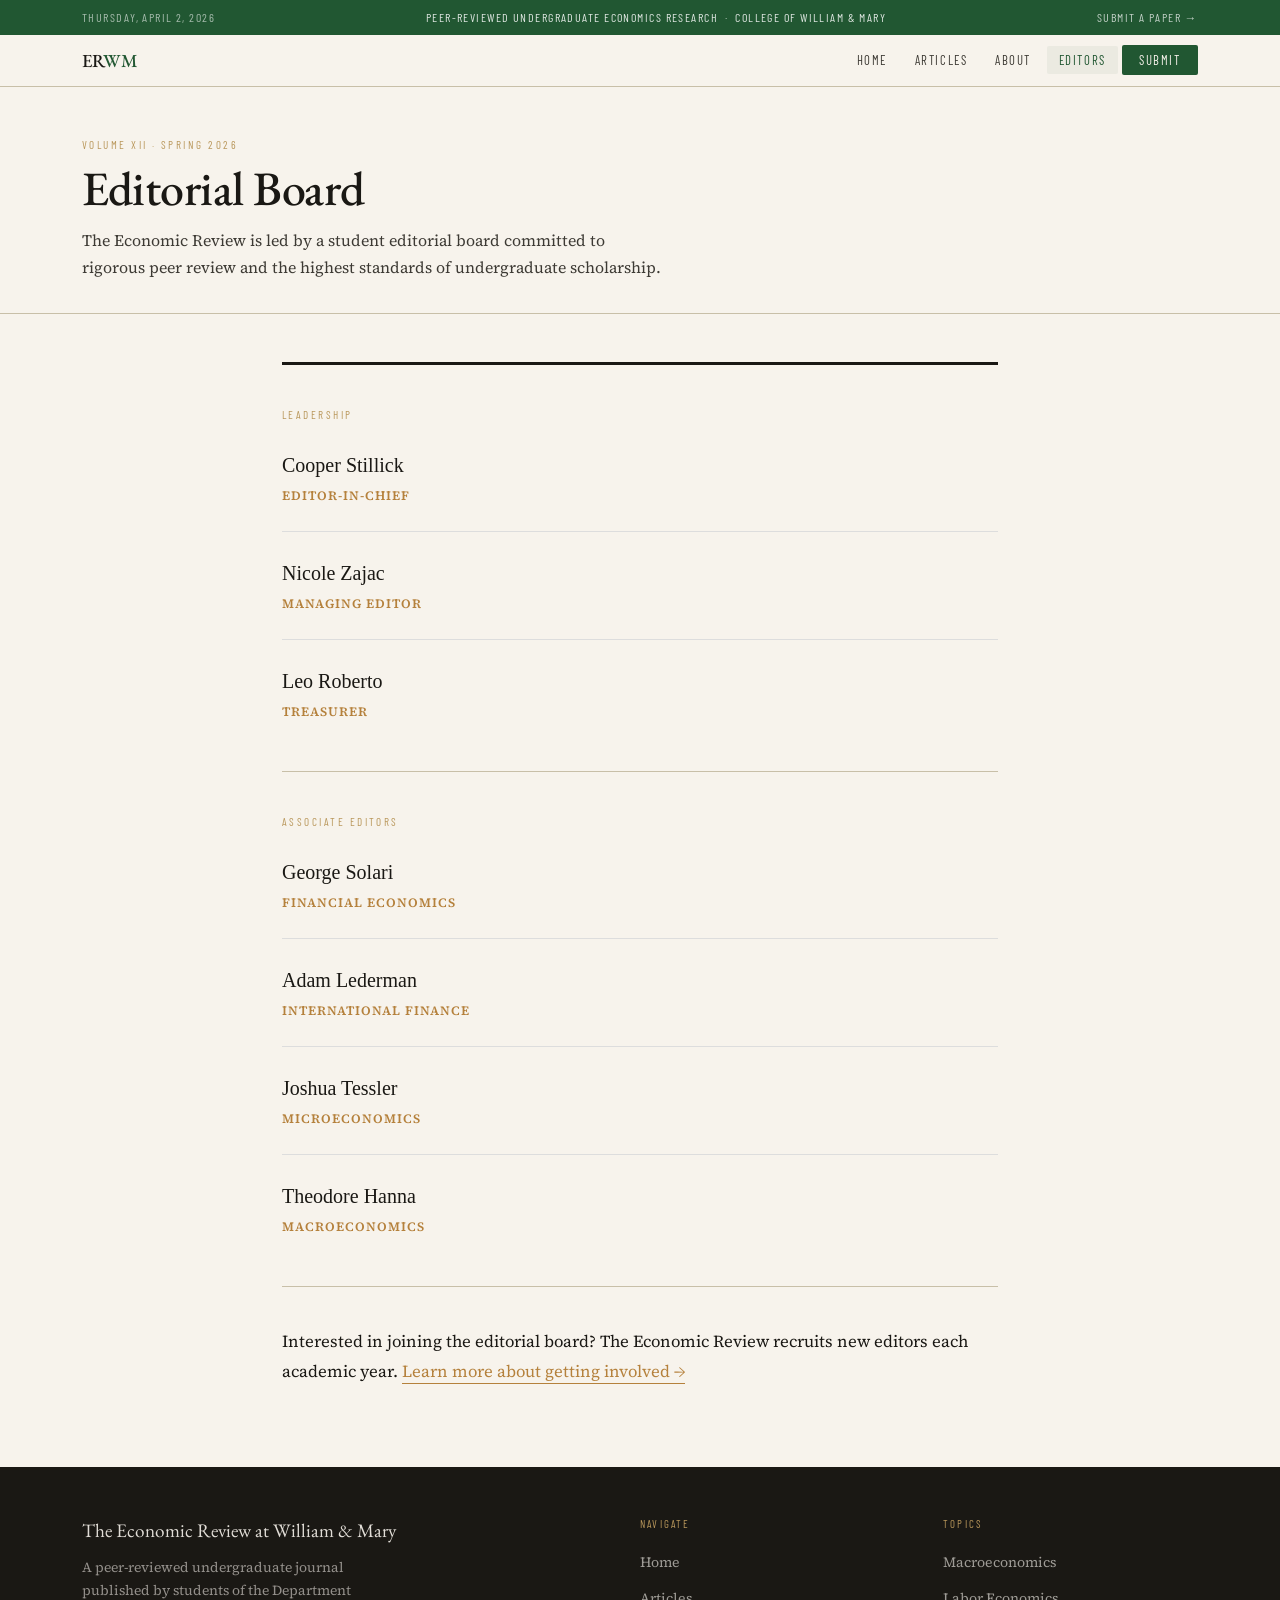
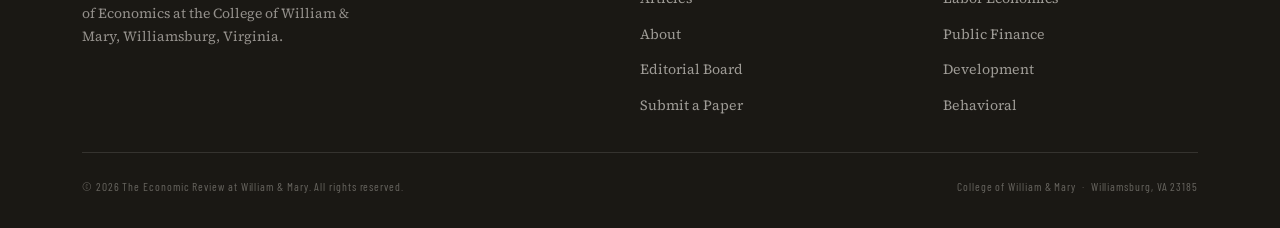
<file: editors.html>
<!DOCTYPE html>
  <html lang="en">
  <head>
    <meta charset="UTF-8" />
    <meta name="viewport" content="width=device-width, initial-scale=1.0" />
    <title>Editors - The Economic Review at William &amp; Mary</title>
    <meta name="description" content="Meet the editorial board of The Economic Review at William &amp; Mary." />
    <link rel="stylesheet" href="css/styles.css" />
  </head>
  <body>

    <div class="top-bar">
      <div class="container">
        <div class="top-bar__inner">
          <span class="top-bar__date">Thursday, April 2, 2026</span>
          <span>Peer-Reviewed Undergraduate Economics Research &nbsp;&middot;&nbsp; College of William &amp; Mary</span>
          <a href="submit.html">Submit a Paper &rarr;</a>
        </div>
      </div>
    </div>

    <nav class="nav" id="main-nav">
      <div class="container">
        <div class="nav__inner">
          <a class="nav__logo" href="index.html">ER<span>WM</span></a>
          <ul class="nav__links" id="nav-links">
            <li><a href="index.html">Home</a></li>
            <li><a href="articles.html">Articles</a></li>
            <li><a href="about.html">About</a></li>
            <li><a href="editors.html" class="active">Editors</a></li>
            <li><a href="submit.html" class="nav__cta">Submit</a></li>
          </ul>
          <button class="nav__hamburger" id="hamburger" aria-label="Toggle menu"><span></span><span></span><span></span></button>
        </div>
      </div>
    </nav>

    <main>
      <div class="page-hero">
        <div class="container">
          <p class="page-hero__label">Volume XII &middot; Spring 2026</p>
          <h1 class="page-hero__title">Editorial Board</h1>
          <p class="page-hero__desc">The Economic Review is led by a student editorial board committed to rigorous peer review and the highest standards of undergraduate scholarship.</p>
        </div>
      </div>

      <div class="container" style="padding-top: 3rem; padding-bottom: 5rem; max-width: 780px;">

        <hr class="divider divider--thick" style="margin-bottom: 2.5rem;">

        <section style="margin-bottom: 3rem;">
          <p class="page-hero__label" style="margin-bottom: 1.5rem;">Leadership</p>

          <div style="border-bottom: 1px solid #ddd; padding-bottom: 1.5rem; margin-bottom: 1.5rem;">
            <p style="font-family: Georgia, serif; font-size: 1.25rem; font-weight: 400; margin-bottom: 0.2rem;">Cooper Stillick</p>
            <p style="font-size: 0.8rem; letter-spacing: 0.08em; text-transform: uppercase; font-weight: 600; color: #b5813c;">Editor-in-Chief</p>
          </div>

          <div style="border-bottom: 1px solid #ddd; padding-bottom: 1.5rem; margin-bottom: 1.5rem;">
            <p style="font-family: Georgia, serif; font-size: 1.25rem; font-weight: 400; margin-bottom: 0.2rem;">Nicole Zajac</p>
            <p style="font-size: 0.8rem; letter-spacing: 0.08em; text-transform: uppercase; font-weight: 600; color: #b5813c;">Managing Editor</p>
          </div>

          <div>
            <p style="font-family: Georgia, serif; font-size: 1.25rem; font-weight: 400; margin-bottom: 0.2rem;">Leo Roberto</p>
            <p style="font-size: 0.8rem; letter-spacing: 0.08em; text-transform: uppercase; font-weight: 600; color: #b5813c;">Treasurer</p>
          </div>
        </section>

        <hr class="divider" style="margin-bottom: 2.5rem;">

        <section style="margin-bottom: 3rem;">
          <p class="page-hero__label" style="margin-bottom: 1.5rem;">Associate Editors</p>

          <div style="border-bottom: 1px solid #ddd; padding-bottom: 1.5rem; margin-bottom: 1.5rem;">
            <p style="font-family: Georgia, serif; font-size: 1.25rem; font-weight: 400; margin-bottom: 0.2rem;">George Solari</p>
            <p style="font-size: 0.8rem; letter-spacing: 0.08em; text-transform: uppercase; font-weight: 600; color: #b5813c;">Financial Economics</p>
          </div>

          <div style="border-bottom: 1px solid #ddd; padding-bottom: 1.5rem; margin-bottom: 1.5rem;">
            <p style="font-family: Georgia, serif; font-size: 1.25rem; font-weight: 400; margin-bottom: 0.2rem;">Adam Lederman</p>
            <p style="font-size: 0.8rem; letter-spacing: 0.08em; text-transform: uppercase; font-weight: 600; color: #b5813c;">International Finance</p>
          </div>

          <div style="border-bottom: 1px solid #ddd; padding-bottom: 1.5rem; margin-bottom: 1.5rem;">
            <p style="font-family: Georgia, serif; font-size: 1.25rem; font-weight: 400; margin-bottom: 0.2rem;">Joshua Tessler</p>
            <p style="font-size: 0.8rem; letter-spacing: 0.08em; text-transform: uppercase; font-weight: 600; color: #b5813c;">Microeconomics</p>
          </div>

          <div>
            <p style="font-family: Georgia, serif; font-size: 1.25rem; font-weight: 400; margin-bottom: 0.2rem;">Theodore Hanna</p>
            <p style="font-size: 0.8rem; letter-spacing: 0.08em; text-transform: uppercase; font-weight: 600; color: #b5813c;">Macroeconomics</p>
          </div>
        </section>

        <hr class="divider" style="margin-bottom: 2.5rem;">

        <section>
          <p style="line-height: 1.8;">Interested in joining the editorial board? The Economic Review recruits new editors each academic year. <a href="submit.html" style="color: #b5813c; text-decoration: none; border-bottom: 1px solid currentColor;">Learn more about getting involved &rarr;</a></p>
        </section>

      </div>
    </main>

    <footer class="footer">
      <div class="container">
        <div class="footer__grid">
          <div>
            <p class="footer__brand-name">The Economic Review at William &amp; Mary</p>
            <p class="footer__brand-text">A peer-reviewed undergraduate journal published by students of the Department of Economics at the College of William &amp; Mary, Williamsburg, Virginia.</p>
          </div>
          <div>
            <p class="footer__col-title">Navigate</p>
            <ul class="footer__links">
              <li><a href="index.html">Home</a></li>
              <li><a href="articles.html">Articles</a></li>
              <li><a href="about.html">About</a></li>
              <li><a href="editors.html">Editorial Board</a></li>
              <li><a href="submit.html">Submit a Paper</a></li>
          </ul>
        </div>
        <div>
          <p class="footer__col-title">Topics</p>
          <ul class="footer__links">
            <li><a href="articles.html">Macroeconomics</a></li>
            <li><a href="articles.html">Labor Economics</a></li>
              <li><a href="articles.html">Public Finance</a></li>
              <li><a href="articles.html">Development</a></li>
              <li><a href="articles.html">Behavioral</a></li>
            </ul>
          </div>
        </div>
        <div class="footer__bottom">
          <span>&copy; 2026 The Economic Review at William &amp; Mary. All rights reserved.</span>
        <span>College of William &amp; Mary &nbsp;&middot;&nbsp; Williamsburg, VA 23185</span>
        </div>
      </div>
    </footer>

    <script src="js/main.js"></script>
  </body>
  </html>
</file>
<file: css/styles.css>
/* ============================================================
   The Economic Review at William & Mary
   Stylesheet — Academic Editorial Theme
   ============================================================ */

@import url('https://fonts.googleapis.com/css2?family=EB+Garamond:ital,wght@0,400;0,500;0,600;0,700;1,400;1,500&family=Barlow+Condensed:wght@400;500;600;700&family=Source+Serif+4:ital,opsz,wght@0,8..60,300;0,8..60,400;0,8..60,600;1,8..60,300;1,8..60,400&display=swap');

/* ─── Variables ─────────────────────────────────────────── */
:root {
  --cream:       #f7f3ec;
  --cream-dark:  #ede7d9;
  --ink:         #1a1814;
  --ink-soft:    #3d3a34;
  --ink-muted:   #7a7368;
  --green:       #215732;
  --green-light: #2e7142;
  --gold:        #b9975b;
  --gold-light:  #d4b06e;
  --rule:        #c8bfa8;
  --rule-light:  #e0d9cc;

  --serif:       'EB Garamond', Georgia, serif;
  --body-serif:  'Source Serif 4', Georgia, serif;
  --condensed:   'Barlow Condensed', 'Arial Narrow', sans-serif;

  --max-width:   1180px;
  --col-gap:     2rem;
}

/* ─── Reset ──────────────────────────────────────────────── */
*, *::before, *::after { box-sizing: border-box; margin: 0; padding: 0; }
html { scroll-behavior: smooth; }
img { display: block; max-width: 100%; }
a { color: inherit; text-decoration: none; }

body {
  background-color: var(--cream);
  color: var(--ink);
  font-family: var(--body-serif);
  font-size: 1.05rem;
  line-height: 1.7;
  -webkit-font-smoothing: antialiased;
}

/* ─── Layout Utilities ───────────────────────────────────── */
.container {
  width: 100%;
  max-width: var(--max-width);
  margin: 0 auto;
  padding: 0 2rem;
}

.divider {
  border: none;
  border-top: 1px solid var(--rule);
  margin: 0;
}
.divider--thick {
  border-top: 3px solid var(--ink);
}
.divider--gold {
  border-top: 2px solid var(--gold);
}

/* ─── Top Bar ────────────────────────────────────────────── */
.top-bar {
  background: var(--green);
  color: rgba(255,255,255,0.85);
  font-family: var(--condensed);
  font-size: 0.75rem;
  letter-spacing: 0.12em;
  text-transform: uppercase;
  padding: 0.45rem 0;
  text-align: center;
}
.top-bar a { opacity: 0.85; transition: opacity 0.2s; }
.top-bar a:hover { opacity: 1; }
.top-bar__inner {
  display: flex;
  justify-content: space-between;
  align-items: center;
  gap: 1rem;
}
.top-bar__date { opacity: 0.7; }

/* ─── Masthead ───────────────────────────────────────────── */
.masthead {
  padding: 2.5rem 0 0;
  border-bottom: 3px double var(--rule);
}
.masthead__inner {
  text-align: center;
  padding-bottom: 1.25rem;
}
.masthead__eyebrow {
  font-family: var(--condensed);
  font-size: 0.72rem;
  letter-spacing: 0.22em;
  text-transform: uppercase;
  color: var(--gold);
  margin-bottom: 0.5rem;
}
.masthead__title {
  font-family: var(--serif);
  font-size: clamp(2.4rem, 5vw, 4.2rem);
  font-weight: 500;
  line-height: 1.05;
  letter-spacing: -0.01em;
  color: var(--ink);
  margin-bottom: 0.4rem;
}
.masthead__subtitle {
  font-family: var(--condensed);
  font-size: 0.9rem;
  letter-spacing: 0.15em;
  text-transform: uppercase;
  color: var(--ink-muted);
  margin-bottom: 1.4rem;
}
.masthead__meta {
  display: flex;
  justify-content: center;
  gap: 2.5rem;
  font-family: var(--condensed);
  font-size: 0.72rem;
  letter-spacing: 0.1em;
  text-transform: uppercase;
  color: var(--ink-muted);
  padding-top: 0.9rem;
  border-top: 1px solid var(--rule);
}

/* ─── Navigation ─────────────────────────────────────────── */
.nav {
  background: var(--cream);
  border-bottom: 1px solid var(--rule);
  position: sticky;
  top: 0;
  z-index: 100;
  transition: box-shadow 0.3s;
}
.nav.scrolled {
  box-shadow: 0 2px 16px rgba(26,24,20,0.08);
}
.nav__inner {
  display: flex;
  align-items: center;
  justify-content: space-between;
  height: 3.2rem;
}
.nav__logo {
  font-family: var(--serif);
  font-size: 1.15rem;
  font-weight: 500;
  color: var(--ink);
  white-space: nowrap;
}
.nav__logo span { color: var(--green); }
.nav__links {
  display: flex;
  list-style: none;
  gap: 0.25rem;
}
.nav__links a {
  font-family: var(--condensed);
  font-size: 0.8rem;
  letter-spacing: 0.12em;
  text-transform: uppercase;
  color: var(--ink-soft);
  padding: 0.4rem 0.75rem;
  border-radius: 2px;
  transition: color 0.2s, background 0.2s;
}
.nav__links a:hover, .nav__links a.active {
  color: var(--green);
  background: rgba(33,87,50,0.06);
}
.nav__cta {
  font-family: var(--condensed);
  font-size: 0.78rem;
  letter-spacing: 0.1em;
  text-transform: uppercase;
  color: var(--cream) !important;
  background: var(--green) !important;
  padding: 0.45rem 1.1rem !important;
  border-radius: 2px;
  transition: background 0.2s !important;
}
.nav__cta:hover {
  background: var(--green-light) !important;
  color: var(--cream) !important;
}
.nav__hamburger {
  display: none;
  background: none;
  border: none;
  cursor: pointer;
  padding: 0.25rem;
  flex-direction: column;
  gap: 5px;
}
.nav__hamburger span {
  display: block;
  width: 22px;
  height: 2px;
  background: var(--ink);
  transition: transform 0.3s, opacity 0.3s;
}

/* ─── Hero / Featured ────────────────────────────────────── */
.hero {
  padding: 3.5rem 0 0;
}
.hero__grid {
  display: grid;
  grid-template-columns: 1fr 1px 38%;
  gap: 0;
  align-items: start;
}
.hero__main {
  padding-right: 2.5rem;
}
.hero__divider {
  background: var(--rule);
  align-self: stretch;
}
.hero__sidebar {
  padding-left: 2.5rem;
  padding-top: 0.25rem;
}

.hero__tag {
  display: inline-block;
  font-family: var(--condensed);
  font-size: 0.7rem;
  letter-spacing: 0.18em;
  text-transform: uppercase;
  color: var(--cream);
  background: var(--green);
  padding: 0.2rem 0.6rem;
  margin-bottom: 1rem;
}
.hero__title {
  font-family: var(--serif);
  font-size: clamp(1.9rem, 3.5vw, 3rem);
  font-weight: 500;
  line-height: 1.18;
  letter-spacing: -0.01em;
  margin-bottom: 0.9rem;
  color: var(--ink);
}
.hero__title a:hover { color: var(--green); }
.hero__excerpt {
  font-size: 1.05rem;
  color: var(--ink-soft);
  line-height: 1.65;
  margin-bottom: 1.2rem;
}
.hero__byline {
  display: flex;
  align-items: center;
  gap: 0.6rem;
  font-family: var(--condensed);
  font-size: 0.8rem;
  letter-spacing: 0.06em;
  color: var(--ink-muted);
  text-transform: uppercase;
}
.hero__byline-dot { color: var(--gold); font-size: 1.2em; line-height: 1; }

/* Sidebar inside hero */
.sidebar-section__label {
  font-family: var(--condensed);
  font-size: 0.68rem;
  letter-spacing: 0.2em;
  text-transform: uppercase;
  color: var(--gold);
  margin-bottom: 0.8rem;
  padding-bottom: 0.5rem;
  border-bottom: 1px solid var(--rule);
}
.sidebar-article {
  padding: 1rem 0;
  border-bottom: 1px solid var(--rule-light);
}
.sidebar-article:last-child { border-bottom: none; }
.sidebar-article__tag {
  font-family: var(--condensed);
  font-size: 0.65rem;
  letter-spacing: 0.15em;
  text-transform: uppercase;
  color: var(--green);
  margin-bottom: 0.3rem;
}
.sidebar-article__title {
  font-family: var(--serif);
  font-size: 1.05rem;
  font-weight: 500;
  line-height: 1.3;
  color: var(--ink);
  margin-bottom: 0.3rem;
}
.sidebar-article__title a:hover { color: var(--green); }
.sidebar-article__meta {
  font-family: var(--condensed);
  font-size: 0.7rem;
  letter-spacing: 0.06em;
  color: var(--ink-muted);
  text-transform: uppercase;
}

/* ─── Section Headers ────────────────────────────────────── */
.section-header {
  display: flex;
  align-items: baseline;
  gap: 1rem;
  margin-bottom: 1.8rem;
}
.section-header__title {
  font-family: var(--condensed);
  font-size: 0.72rem;
  letter-spacing: 0.22em;
  text-transform: uppercase;
  color: var(--ink);
  white-space: nowrap;
}
.section-header__line {
  flex: 1;
  height: 1px;
  background: var(--rule);
}
.section-header__link {
  font-family: var(--condensed);
  font-size: 0.7rem;
  letter-spacing: 0.12em;
  text-transform: uppercase;
  color: var(--green);
  white-space: nowrap;
  transition: color 0.2s;
}
.section-header__link:hover { color: var(--gold); }

/* ─── Article Cards ──────────────────────────────────────── */
.articles-grid {
  display: grid;
  grid-template-columns: repeat(3, 1fr);
  gap: 2rem var(--col-gap);
  padding: 2.5rem 0;
}

.article-card {
  display: flex;
  flex-direction: column;
}
.article-card + .article-card {
  border-left: 1px solid var(--rule-light);
  padding-left: var(--col-gap);
}
.article-card__tag {
  font-family: var(--condensed);
  font-size: 0.67rem;
  letter-spacing: 0.18em;
  text-transform: uppercase;
  color: var(--green);
  margin-bottom: 0.5rem;
}
.article-card__title {
  font-family: var(--serif);
  font-size: 1.25rem;
  font-weight: 500;
  line-height: 1.28;
  letter-spacing: -0.005em;
  color: var(--ink);
  margin-bottom: 0.6rem;
  flex: 1;
}
.article-card__title a:hover { color: var(--green); }
.article-card__excerpt {
  font-size: 0.92rem;
  color: var(--ink-soft);
  line-height: 1.6;
  margin-bottom: 0.9rem;
  display: -webkit-box;
  -webkit-line-clamp: 3;
  -webkit-box-orient: vertical;
  overflow: hidden;
}
.article-card__meta {
  font-family: var(--condensed);
  font-size: 0.7rem;
  letter-spacing: 0.06em;
  text-transform: uppercase;
  color: var(--ink-muted);
  margin-top: auto;
}

/* ─── List Articles (for articles.html) ──────────────────── */
.articles-list {
  padding: 2rem 0;
}
.article-row {
  display: grid;
  grid-template-columns: 1fr auto;
  gap: 1rem 2rem;
  align-items: start;
  padding: 1.4rem 0;
  border-bottom: 1px solid var(--rule-light);
  transition: background 0.15s;
}
.article-row:hover { background: rgba(33,87,50,0.025); margin: 0 -1rem; padding-left: 1rem; padding-right: 1rem; }
.article-row__tag {
  font-family: var(--condensed);
  font-size: 0.67rem;
  letter-spacing: 0.18em;
  text-transform: uppercase;
  color: var(--green);
  margin-bottom: 0.35rem;
}
.article-row__title {
  font-family: var(--serif);
  font-size: 1.3rem;
  font-weight: 500;
  line-height: 1.25;
  color: var(--ink);
  margin-bottom: 0.4rem;
}
.article-row__title a:hover { color: var(--green); }
.article-row__excerpt {
  font-size: 0.9rem;
  color: var(--ink-soft);
  line-height: 1.55;
  display: -webkit-box;
  -webkit-line-clamp: 2;
  -webkit-box-orient: vertical;
  overflow: hidden;
}
.article-row__meta {
  font-family: var(--condensed);
  font-size: 0.7rem;
  letter-spacing: 0.06em;
  text-transform: uppercase;
  color: var(--ink-muted);
  text-align: right;
  white-space: nowrap;
  padding-top: 0.25rem;
}

/* ─── Topic Filter Bar ───────────────────────────────────── */
.filter-bar {
  display: flex;
  flex-wrap: wrap;
  gap: 0.5rem;
  padding: 1.25rem 0;
  border-bottom: 1px solid var(--rule);
  margin-bottom: 0;
}
.filter-btn {
  font-family: var(--condensed);
  font-size: 0.72rem;
  letter-spacing: 0.12em;
  text-transform: uppercase;
  background: none;
  border: 1px solid var(--rule);
  color: var(--ink-soft);
  padding: 0.3rem 0.75rem;
  cursor: pointer;
  transition: all 0.2s;
  border-radius: 2px;
}
.filter-btn:hover, .filter-btn.active {
  background: var(--green);
  border-color: var(--green);
  color: var(--cream);
}

/* ─── Article Page ───────────────────────────────────────── */
.article-page {
  display: grid;
  grid-template-columns: 1fr 300px;
  gap: 4rem;
  padding: 3rem 0 4rem;
  align-items: start;
}
.article-page__body { min-width: 0; }
.article-header { margin-bottom: 2.5rem; }
.article-header__tag {
  display: inline-block;
  font-family: var(--condensed);
  font-size: 0.7rem;
  letter-spacing: 0.18em;
  text-transform: uppercase;
  color: var(--cream);
  background: var(--green);
  padding: 0.2rem 0.6rem;
  margin-bottom: 1rem;
}
.article-header__title {
  font-family: var(--serif);
  font-size: clamp(2rem, 4vw, 3.2rem);
  font-weight: 500;
  line-height: 1.12;
  letter-spacing: -0.015em;
  color: var(--ink);
  margin-bottom: 1rem;
}
.article-header__abstract {
  font-family: var(--body-serif);
  font-style: italic;
  font-size: 1.1rem;
  color: var(--ink-soft);
  line-height: 1.65;
  padding: 1.2rem 1.5rem;
  border-left: 3px solid var(--gold);
  background: rgba(185,151,91,0.06);
  margin-bottom: 1.5rem;
}
.article-header__byline {
  font-family: var(--condensed);
  font-size: 0.82rem;
  letter-spacing: 0.1em;
  text-transform: uppercase;
  color: var(--ink-muted);
  display: flex;
  flex-wrap: wrap;
  gap: 0.4rem 1.5rem;
  padding-bottom: 1.5rem;
  border-bottom: 2px solid var(--rule);
}
.article-header__byline strong { color: var(--ink-soft); }

/* Article body typography */
.article-content {
  font-size: 1.08rem;
  line-height: 1.78;
  color: var(--ink-soft);
}
.article-content h2 {
  font-family: var(--serif);
  font-size: 1.7rem;
  font-weight: 500;
  color: var(--ink);
  margin: 2.5rem 0 0.8rem;
  letter-spacing: -0.01em;
}
.article-content h3 {
  font-family: var(--serif);
  font-size: 1.25rem;
  font-weight: 600;
  color: var(--ink);
  margin: 2rem 0 0.6rem;
}
.article-content p { margin-bottom: 1.4rem; }
.article-content p:first-child::first-letter {
  font-family: var(--serif);
  font-size: 3.6em;
  font-weight: 500;
  line-height: 0.75;
  float: left;
  margin: 0.08em 0.08em 0 0;
  color: var(--green);
}
.article-content blockquote {
  font-family: var(--serif);
  font-style: italic;
  font-size: 1.25rem;
  line-height: 1.55;
  color: var(--ink);
  padding: 1rem 1.5rem;
  border-left: 3px solid var(--gold);
  margin: 2rem 0;
}
.article-content ul, .article-content ol {
  padding-left: 1.5rem;
  margin-bottom: 1.4rem;
}
.article-content li { margin-bottom: 0.4rem; }
.article-content a {
  color: var(--green);
  border-bottom: 1px solid rgba(33,87,50,0.3);
  transition: border-color 0.2s;
}
.article-content a:hover { border-color: var(--green); }
.article-content .footnote {
  font-size: 0.85rem;
  color: var(--ink-muted);
  border-top: 1px solid var(--rule);
  padding-top: 1rem;
  margin-top: 2rem;
}

/* Article Sidebar */
.article-sidebar { position: sticky; top: 5rem; }
.sidebar-box {
  border: 1px solid var(--rule);
  padding: 1.25rem;
  margin-bottom: 1.5rem;
}
.sidebar-box__title {
  font-family: var(--condensed);
  font-size: 0.68rem;
  letter-spacing: 0.2em;
  text-transform: uppercase;
  color: var(--gold);
  margin-bottom: 0.9rem;
  padding-bottom: 0.6rem;
  border-bottom: 1px solid var(--rule);
}

/* ─── About Strip ────────────────────────────────────────── */
.about-strip {
  background: var(--green);
  color: var(--cream);
  padding: 3.5rem 0;
  margin: 3rem 0 0;
}
.about-strip__inner {
  display: grid;
  grid-template-columns: 1fr 1fr;
  gap: 4rem;
  align-items: center;
}
.about-strip__label {
  font-family: var(--condensed);
  font-size: 0.7rem;
  letter-spacing: 0.22em;
  text-transform: uppercase;
  color: var(--gold-light);
  margin-bottom: 0.75rem;
}
.about-strip__title {
  font-family: var(--serif);
  font-size: 1.9rem;
  font-weight: 500;
  line-height: 1.25;
  margin-bottom: 1rem;
  color: rgba(247,243,236,0.95);
}
.about-strip__text {
  font-size: 0.97rem;
  line-height: 1.7;
  color: rgba(247,243,236,0.8);
}
.about-strip__cta {
  display: inline-block;
  font-family: var(--condensed);
  font-size: 0.8rem;
  letter-spacing: 0.12em;
  text-transform: uppercase;
  color: var(--green);
  background: var(--gold-light);
  padding: 0.65rem 1.6rem;
  margin-top: 1.5rem;
  transition: background 0.2s;
  border-radius: 2px;
}
.about-strip__cta:hover { background: var(--cream); }
.about-strip__stats {
  display: grid;
  grid-template-columns: 1fr 1fr;
  gap: 2rem;
}
.stat__number {
  font-family: var(--serif);
  font-size: 3rem;
  font-weight: 500;
  color: var(--gold-light);
  line-height: 1;
  margin-bottom: 0.35rem;
}
.stat__label {
  font-family: var(--condensed);
  font-size: 0.72rem;
  letter-spacing: 0.12em;
  text-transform: uppercase;
  color: rgba(247,243,236,0.65);
}

/* ─── Footer ─────────────────────────────────────────────── */
.footer {
  background: var(--ink);
  color: rgba(247,243,236,0.7);
  padding: 3rem 0 2rem;
}
.footer__grid {
  display: grid;
  grid-template-columns: 2fr 1fr 1fr;
  gap: 3rem;
  padding-bottom: 2rem;
  border-bottom: 1px solid rgba(247,243,236,0.12);
  margin-bottom: 1.5rem;
}
.footer__brand-name {
  font-family: var(--serif);
  font-size: 1.2rem;
  color: rgba(247,243,236,0.9);
  margin-bottom: 0.6rem;
}
.footer__brand-text {
  font-size: 0.87rem;
  line-height: 1.65;
  color: rgba(247,243,236,0.55);
  max-width: 280px;
}
.footer__col-title {
  font-family: var(--condensed);
  font-size: 0.68rem;
  letter-spacing: 0.2em;
  text-transform: uppercase;
  color: var(--gold);
  margin-bottom: 0.9rem;
}
.footer__links {
  list-style: none;
  display: flex;
  flex-direction: column;
  gap: 0.45rem;
}
.footer__links a {
  font-size: 0.88rem;
  color: rgba(247,243,236,0.6);
  transition: color 0.2s;
}
.footer__links a:hover { color: rgba(247,243,236,0.95); }
.footer__bottom {
  display: flex;
  justify-content: space-between;
  align-items: center;
  font-family: var(--condensed);
  font-size: 0.72rem;
  letter-spacing: 0.08em;
  color: rgba(247,243,236,0.35);
}

/* ─── Page Hero (inner pages) ────────────────────────────── */
.page-hero {
  padding: 3rem 0 2rem;
  border-bottom: 1px solid var(--rule);
}
.page-hero__label {
  font-family: var(--condensed);
  font-size: 0.7rem;
  letter-spacing: 0.22em;
  text-transform: uppercase;
  color: var(--gold);
  margin-bottom: 0.5rem;
}
.page-hero__title {
  font-family: var(--serif);
  font-size: clamp(2rem, 4vw, 3rem);
  font-weight: 500;
  line-height: 1.1;
  letter-spacing: -0.01em;
}
.page-hero__desc {
  max-width: 580px;
  color: var(--ink-soft);
  margin-top: 0.75rem;
  font-size: 1rem;
}

/* ─── Animations ──────────────────────────────────────────── */
@keyframes fadeUp {
  from { opacity: 0; transform: translateY(18px); }
  to   { opacity: 1; transform: translateY(0); }
}
.fade-up {
  animation: fadeUp 0.55s ease forwards;
}
.fade-up-1 { animation-delay: 0.05s; opacity: 0; }
.fade-up-2 { animation-delay: 0.15s; opacity: 0; }
.fade-up-3 { animation-delay: 0.25s; opacity: 0; }
.fade-up-4 { animation-delay: 0.35s; opacity: 0; }

/* ─── Responsive ──────────────────────────────────────────── */
@media (max-width: 900px) {
  .hero__grid {
    grid-template-columns: 1fr;
  }
  .hero__main { padding-right: 0; margin-bottom: 2rem; }
  .hero__divider { display: none; }
  .hero__sidebar { padding-left: 0; border-top: 1px solid var(--rule); padding-top: 1.5rem; }

  .articles-grid {
    grid-template-columns: 1fr 1fr;
  }
  .article-card + .article-card:nth-child(odd) { border-left: none; padding-left: 0; }
  .article-card + .article-card:nth-child(even) { border-left: 1px solid var(--rule-light); padding-left: var(--col-gap); }

  .about-strip__inner { grid-template-columns: 1fr; gap: 2.5rem; }
  .footer__grid { grid-template-columns: 1fr 1fr; }

  .article-page { grid-template-columns: 1fr; }
  .article-sidebar { position: static; }
}

@media (max-width: 640px) {
  .container { padding: 0 1.25rem; }
  .top-bar__inner { flex-direction: column; gap: 0.25rem; }
  .top-bar__date { display: none; }

  .nav__links { display: none; }
  .nav__links.open {
    display: flex;
    flex-direction: column;
    position: absolute;
    top: 3.2rem;
    left: 0;
    right: 0;
    background: var(--cream);
    border-bottom: 1px solid var(--rule);
    padding: 1rem;
    gap: 0.5rem;
    z-index: 99;
  }
  .nav__hamburger { display: flex; }

  .articles-grid { grid-template-columns: 1fr; }
  .article-card + .article-card { border-left: none; padding-left: 0; border-top: 1px solid var(--rule-light); padding-top: 1.5rem; }

  .about-strip__stats { grid-template-columns: 1fr 1fr; }
  .footer__grid { grid-template-columns: 1fr; gap: 2rem; }
  .footer__bottom { flex-direction: column; gap: 0.5rem; text-align: center; }

  .article-row { grid-template-columns: 1fr; }
  .article-row__meta { text-align: left; }

  .masthead__meta { flex-direction: column; gap: 0.3rem; align-items: center; }
}
</file>
